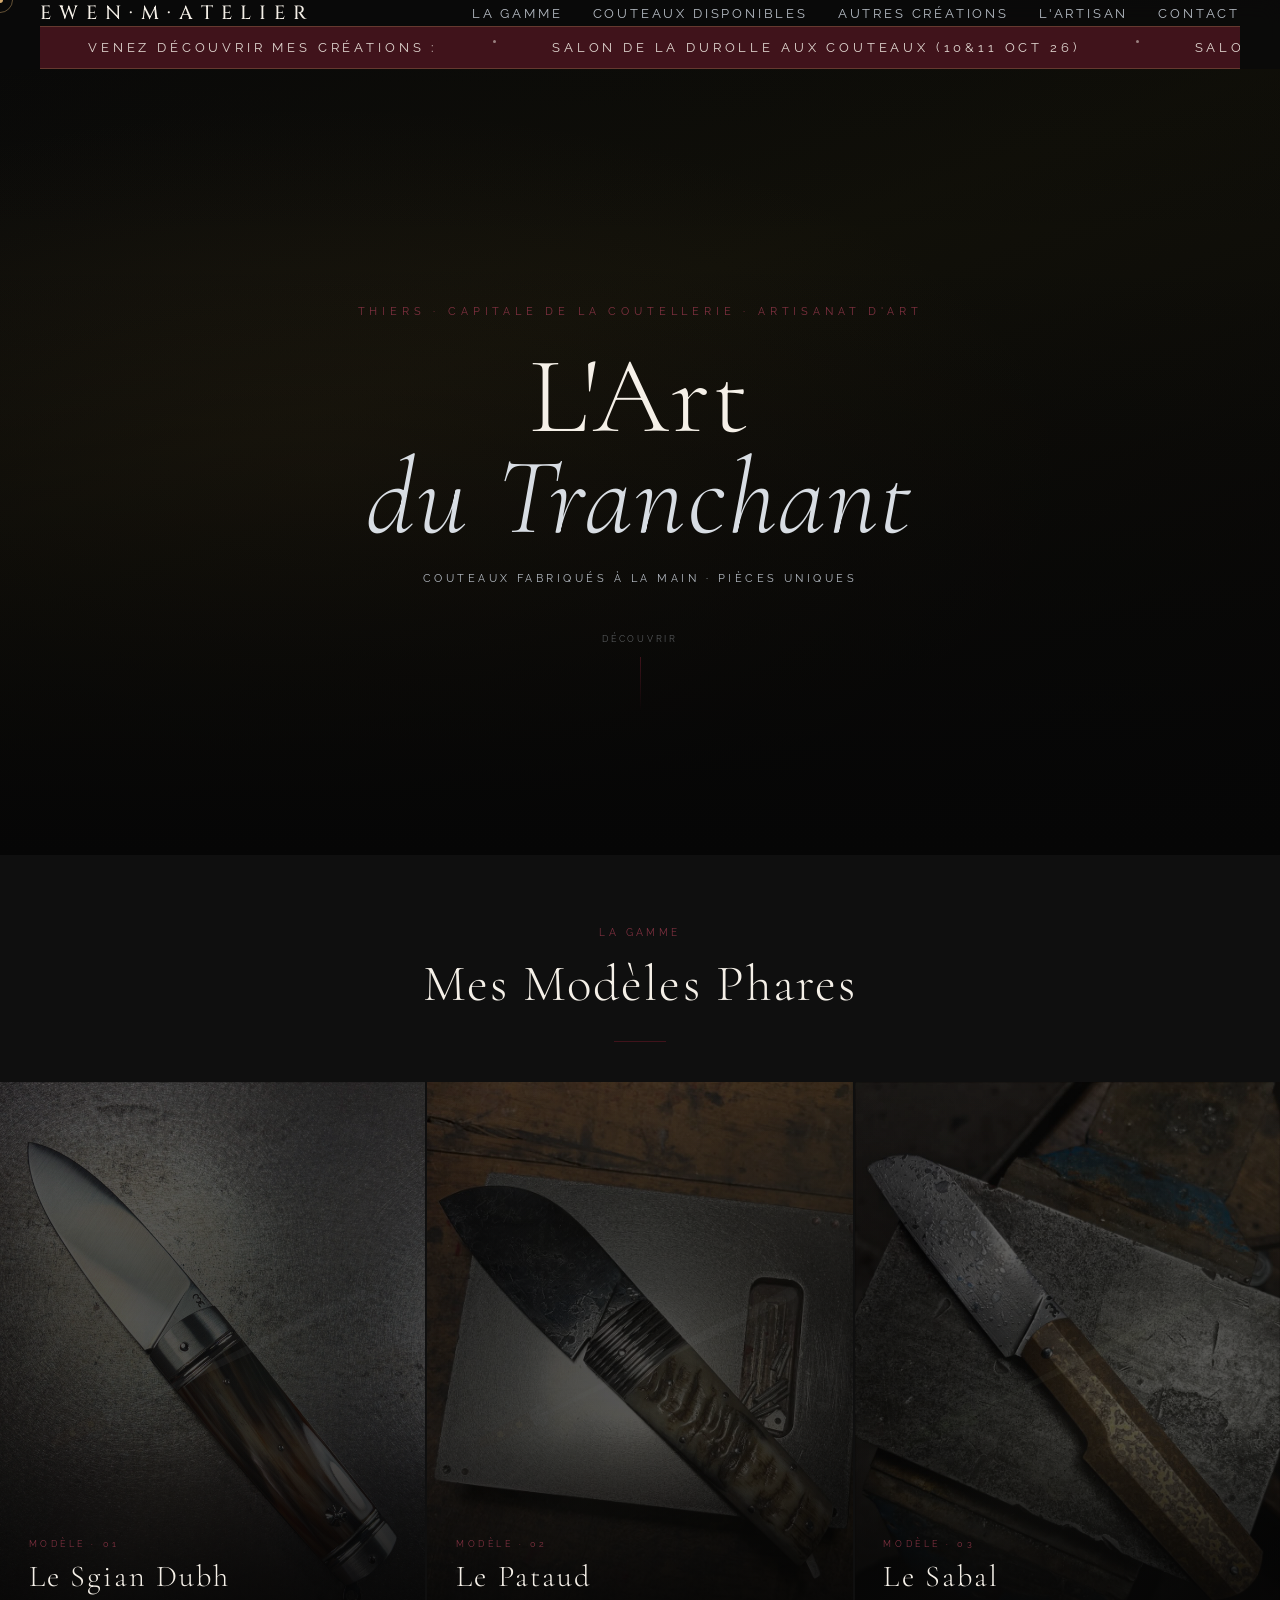
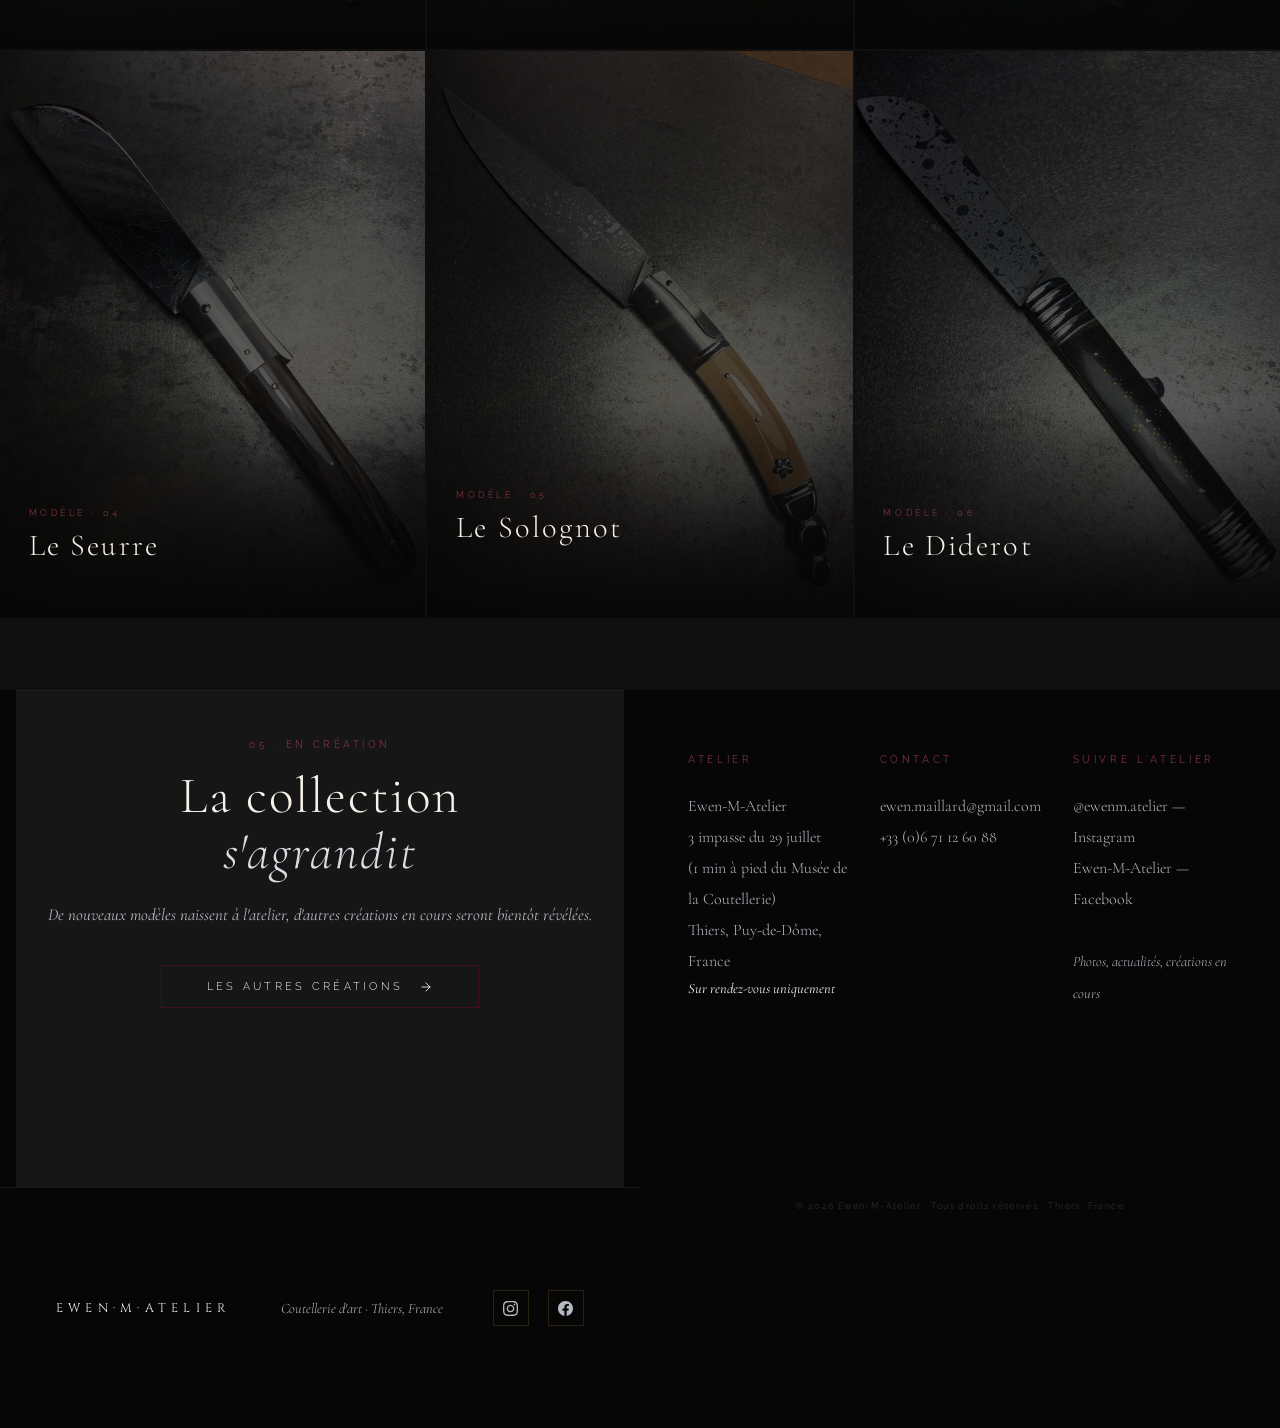
<file: index.html>
<!DOCTYPE html>
<html lang="fr">
<!--
  =====================================================
  index.html — Page d'accueil
  Ewen-M-Atelier · Coutellerie d'Art · Thiers
  =====================================================
  CSS chargés (dans l'ordre) :
    1. base.css    → styles communs à tout le site
    2. index.css   → styles propres à cette page
  JS chargé en fin de page :
    1. main.js     → curseur, loader, nav, reveal
  =====================================================
-->
<head>
  <meta charset="UTF-8">
  <meta name="viewport" content="width=device-width, initial-scale=1.0">
  <title>Ewen-M-Atelier — Coutellerie d'Art · Thiers</title>
  <meta name="description" content="Couteaux d'art fabriqués à la main à Thiers. Pièces uniques, artisanales.">

  <!-- Polices Google Fonts -->
  <link rel="preconnect" href="https://fonts.googleapis.com">
  <link rel="preconnect" href="https://fonts.gstatic.com" crossorigin>
  <link href="https://fonts.googleapis.com/css2?family=Cormorant+Garamond:ital,wght@0,300;0,400;0,500;1,300;1,400;1,500&family=Cinzel:wght@400;500&family=Raleway:wght@200;300;400&display=swap" rel="stylesheet">

  <!-- Feuilles de style -->
  <link rel="stylesheet" href="css/base.css">   <!-- styles communs -->
  <link rel="stylesheet" href="css/index.css">  <!-- styles de cette page -->
</head>
<body>

  <!-- ================================================
       CURSEUR PERSONNALISÉ
       Deux <div> vides positionnés par JavaScript.
       #cur   = le point central
       #curR  = l'anneau qui suit avec retard
  ================================================ -->
  <div id="cur"  class="cur"></div>
  <div id="curR" class="cur-ring"></div>

  <!-- ================================================
       ÉCRAN DE CHARGEMENT (LOADER)
       Recouvre toute la page au démarrage.
       main.js le masque après 2,1 secondes.
  ================================================ -->
  <div id="loader">
    <div class="ld-logo">EWEN·M·ATELIER</div>
    <div class="ld-bar"></div>
  </div>

  <!-- ================================================
       NAVIGATION PRINCIPALE
       id="nav" → main.js ajoute la classe "on" au défilement
  ================================================ -->
  <nav id="nav">
    <a href="index.html" class="nav-logo">
      EWEN·M·ATELIER
    </a>
    
    <ul class="nav-links">
      <li><a href="#modeles">La Gamme</a></li>
      <li><a href="couteaux-disponibles.html">Couteaux Disponibles</a></li>
      <li><a href="autres-modeles.html">Autres Créations</a></li>
      <li><a href="#artisan">L'Artisan</a></li>
      <li><a href="#contact">Contact</a></li>
      <!--li><a href="personnalisation.html">Personnalisation</a></li-->
    </ul>

    <!-- ================================================
       MARQUEE — Bandeau de texte défilant en boucle
  ================================================ -->
  <div class="marquee" aria-hidden="true">
    <div class="mq-track">
      <!-- Le texte est dupliqué pour un défilement continu sans saut -->
      <span class="mq-item">Venez découvrir mes créations : </span><span class="mq-dot"></span>
      <span class="mq-item">Salon de la Durolle aux couteaux (10&11 Oct 26)</span><span class="mq-dot"></span>
      <span class="mq-item">Salon du couteau d'art d'Annecy (29 Nov 26)</span><span class="mq-dot"></span>
      <span class="mq-item">Euro Knife Show (13&14 Fev 27)</span><span class="mq-dot"></span>
      <!-- Copie pour la boucle -->
      <span class="mq-item">Venez découvrir mes créations : </span><span class="mq-dot"></span>
      <span class="mq-item">Salon de la Durolle aux couteaux (10&11 Oct 26)</span><span class="mq-dot"></span>
      <span class="mq-item">Salon du couteau d'art d'Annecy (29 Nov 26)</span><span class="mq-dot"></span>
      <span class="mq-item">Euro Knife Show (13&14 Fev 27)</span><span class="mq-dot"></span>
    </div>
  </div>
  </nav>

  

  <!-- ================================================
       HERO — Section d'entrée plein écran
  ================================================ -->
  <section class="hero">

    <!-- Fond atmosphérique : dégradé + halos -->
    <div class="hero-bg"></div>

    <!-- Couteau SVG en filigrane (quasi-invisible, décoratif) -->
    <!--svg class="hero-knife" viewBox="0 0 700 130" xmlns="http://www.w3.org/2000/svg" fill="none" aria-hidden="true">
      <defs>
        <linearGradient id="hblade" x1="0%" y1="0%" x2="100%" y2="0%">
          <stop offset="0%"  stop-color="#8a8e96"/>
          <stop offset="45%" stop-color="#c8ccd4"/>
          <stop offset="100%" stop-color="#a0a4ac"/>
        </linearGradient>
      </defs>
      <path d="M22 56 L130 51 L130 79 L22 76 Q14 72 14 66 Q14 60 22 56Z" fill="#5a3820"/>
      <circle cx="52" cy="65" r="5.5" fill="#c4a040"/><circle cx="52" cy="65" r="3" fill="#e0bc60"/>
      <circle cx="90" cy="64" r="5.5" fill="#c4a040"/><circle cx="90" cy="64" r="3" fill="#e0bc60"/>
      <path d="M128 45 L142 45 L142 85 L128 85 Q122 76 122 65 Q122 54 128 45Z" fill="#9aa0aa"/>
      <rect x="118" y="50" width="10" height="30" rx="1.5" fill="#888e98"/>
      <path d="M142 62 L660 46 Q685 57 660 68 L142 68Z" fill="url(#hblade)"/>
      <path d="M160 63 Q420 56 630 58" stroke="rgba(70,75,85,.9)" stroke-width="1.5"/>
    </svg>
  -->
    
    <!-- Texte centré du hero -->
    <div class="hero-content">
      <p class="hero-eyebrow">Thiers · Capitale de la Coutellerie · Artisanat d'Art</p>
      <h1 class="hero-title">L'Art<br><em>du Tranchant</em></h1>
      <p class="hero-sub">Couteaux fabriqués à la main · Pièces uniques</p>
      <!-- Indicateur de défilement -->
      <div class="hero-scroll">
        <span class="scroll-txt">Découvrir</span>
        <div class="scroll-line"></div>
      </div>
    </div>

  </section>

  
  <!-- ================================================
       LES MODÈLES — Grille cliquable
       Chaque carte pointe vers la page du modèle.
       id="modeles" = ancre du lien de navigation
  ================================================ -->
  <section class="models" id="modeles">

    <div class="models-hd reveal">
      <span class="s-num">La Gamme</span>
      <h2 class="s-title">Mes Modèles Phares</h2>
      <div class="deco-line deco-center"></div>
    </div>

    <div class="models-grid">

      <!-- Modèle 01 : Le Sgian Dubh -->
      <a href="sgian-dubh.html" class="mcard">
        <div class="mcard-bg"></div>
        <!-- Couteau SVG en filigrane sur la carte -->
        <svg class="mcard-knife" viewBox="0 0 580 110" xmlns="http://www.w3.org/2000/svg" fill="none" aria-hidden="true">
          <defs><linearGradient id="b1" x1="0%" y1="0%" x2="100%" y2="0%"><stop offset="0%" stop-color="#8a8e96"/><stop offset="50%" stop-color="#d0d4dc"/><stop offset="100%" stop-color="#9ca0a8"/></linearGradient></defs>
          <path d="M20 50 L115 46 L115 72 L20 68 Q12 64 12 59 Q12 54 20 50Z" fill="#4a2e18"/>
          <circle cx="48" cy="59" r="5" fill="#c4a040"/><circle cx="48" cy="59" r="2.5" fill="#e0bc60"/>
          <circle cx="80" cy="58" r="5" fill="#c4a040"/><circle cx="80" cy="58" r="2.5" fill="#e0bc60"/>
          <path d="M113 41 L126 41 L126 77 L113 77 Q108 68 108 59 Q108 50 113 41Z" fill="#9aa0aa"/>
          <rect x="104" y="46" width="9" height="26" rx="1.5" fill="#888e98"/>
          <path d="M126 57 L545 44 Q565 53 543 62 L126 63Z" fill="url(#b1)"/>
        </svg>
        <div class="mcard-ov"></div>
        <!-- Flèche → apparaît au survol -->
        <div class="mcard-arr" aria-hidden="true">
          <svg viewBox="0 0 24 24"><path d="M5 12h14M12 5l7 7-7 7" stroke-linecap="round" stroke-linejoin="round"/></svg>
        </div>
        <div class="mcard-content">
          <span class="mcard-tag">Modèle · 01</span>
          <div class="mcard-name">Le Sgian Dubh</div>
          <div class="mcard-desc">Lame à forte personnalité, pour les esprits affûtés</div>
        </div>
      </a>

      <!-- Modèle 02 : Le Pataud -->
      <a href="pataud.html" class="mcard">
        <div class="mcard-bg"></div>
        <svg class="mcard-knife" viewBox="0 0 600 110" xmlns="http://www.w3.org/2000/svg" fill="none" aria-hidden="true">
          <defs><linearGradient id="b2" x1="0%" y1="0%" x2="100%" y2="0%"><stop offset="0%" stop-color="#7a8088"/><stop offset="50%" stop-color="#c8ccca"/><stop offset="100%" stop-color="#9098a0"/></linearGradient></defs>
          <path d="M20 52 L118 47 L118 74 L20 70 Q12 66 12 61 Q12 56 20 52Z" fill="#3a2410"/>
          <circle cx="50" cy="61" r="5" fill="#b8953a"/><circle cx="50" cy="61" r="2.5" fill="#d4ae58"/>
          <circle cx="84" cy="60" r="5" fill="#b8953a"/><circle cx="84" cy="60" r="2.5" fill="#d4ae58"/>
          <path d="M116 42 L130 42 L130 79 L116 79 Q111 70 111 60 Q111 51 116 42Z" fill="#8a9098"/>
          <rect x="106" y="47" width="10" height="26" rx="1.5" fill="#808890"/>
          <path d="M130 59 L570 43 Q592 52 568 63 L130 64Z" fill="url(#b2)"/>
          <path d="M560 45 Q592 52 568 63 L560 55Z" fill="#a8acb4"/>
        </svg>
        <div class="mcard-ov"></div>
        <div class="mcard-arr" aria-hidden="true">
          <svg viewBox="0 0 24 24"><path d="M5 12h14M12 5l7 7-7 7" stroke-linecap="round" stroke-linejoin="round"/></svg>
        </div>
        <div class="mcard-content">
          <span class="mcard-tag">Modèle · 02</span>
          <div class="mcard-name">Le Pataud</div>
          <div class="mcard-desc">Epure contemporaine, minimalisme brut</div>
        </div>
      </a>

      <!-- Modèle 03 : Le Sabal -->
      <a href="sabal.html" class="mcard">
        <div class="mcard-bg"></div>
        <svg class="mcard-knife" viewBox="0 0 560 110" xmlns="http://www.w3.org/2000/svg" fill="none" aria-hidden="true">
          <defs><linearGradient id="b3" x1="0%" y1="0%" x2="100%" y2="0%"><stop offset="0%" stop-color="#7a8870"/><stop offset="50%" stop-color="#b8c4a0"/><stop offset="100%" stop-color="#909e80"/></linearGradient></defs>
          <path d="M20 51 L112 47 L112 73 L20 69 Q12 65 12 60 Q12 55 20 51Z" fill="#2a3818"/>
          <circle cx="48" cy="60" r="5" fill="#4a6a2a"/><circle cx="48" cy="60" r="2.5" fill="#6a9040"/>
          <circle cx="78" cy="59" r="5" fill="#4a6a2a"/><circle cx="78" cy="59" r="2.5" fill="#6a9040"/>
          <path d="M110 43 L124 43 L124 77 L110 77 Q105 68 105 60 Q105 52 110 43Z" fill="#5a7040"/>
          <rect x="100" y="48" width="10" height="24" rx="1.5" fill="#4e6038"/>
          <path d="M124 58 L530 43 Q552 53 528 63 L124 63Z" fill="url(#b3)"/>
        </svg>
        <div class="mcard-ov"></div>
        <div class="mcard-arr" aria-hidden="true">
          <svg viewBox="0 0 24 24"><path d="M5 12h14M12 5l7 7-7 7" stroke-linecap="round" stroke-linejoin="round"/></svg>
        </div>
        <div class="mcard-content">
          <span class="mcard-tag">Modèle · 03</span>
          <div class="mcard-name">Le Sabal</div>
          <div class="mcard-desc">Hommage à la résilience naturelle</div>
        </div>
      </a>

      <!-- Modèle 04 : Le Seurre -->
      <a href="seurre.html" class="mcard">
        <div class="mcard-bg"></div>
        <svg class="mcard-knife" viewBox="0 0 560 110" xmlns="http://www.w3.org/2000/svg" fill="none" aria-hidden="true">
          <defs><linearGradient id="b3" x1="0%" y1="0%" x2="100%" y2="0%"><stop offset="0%" stop-color="#7a8870"/><stop offset="50%" stop-color="#b8c4a0"/><stop offset="100%" stop-color="#909e80"/></linearGradient></defs>
          <path d="M20 51 L112 47 L112 73 L20 69 Q12 65 12 60 Q12 55 20 51Z" fill="#2a3818"/>
          <circle cx="48" cy="60" r="5" fill="#4a6a2a"/><circle cx="48" cy="60" r="2.5" fill="#6a9040"/>
          <circle cx="78" cy="59" r="5" fill="#4a6a2a"/><circle cx="78" cy="59" r="2.5" fill="#6a9040"/>
          <path d="M110 43 L124 43 L124 77 L110 77 Q105 68 105 60 Q105 52 110 43Z" fill="#5a7040"/>
          <rect x="100" y="48" width="10" height="24" rx="1.5" fill="#4e6038"/>
          <path d="M124 58 L530 43 Q552 53 528 63 L124 63Z" fill="url(#b3)"/>
        </svg>
        <div class="mcard-ov"></div>
        <div class="mcard-arr" aria-hidden="true">
          <svg viewBox="0 0 24 24"><path d="M5 12h14M12 5l7 7-7 7" stroke-linecap="round" stroke-linejoin="round"/></svg>
        </div>
        <div class="mcard-content">
          <span class="mcard-tag">Modèle · 04</span>
          <div class="mcard-name">Le Seurre</div>
          <div class="mcard-desc">Ma réinterprétation du modèle traditionnel bourgignon</div>
        </div>
      </a>

      <!-- Modèle 05 : Le Solognot -->
      <a href="solognot.html" class="mcard">
        <div class="mcard-bg"></div>
        <svg class="mcard-knife" viewBox="0 0 560 110" xmlns="http://www.w3.org/2000/svg" fill="none" aria-hidden="true">
          <defs><linearGradient id="b3" x1="0%" y1="0%" x2="100%" y2="0%"><stop offset="0%" stop-color="#7a8870"/><stop offset="50%" stop-color="#b8c4a0"/><stop offset="100%" stop-color="#909e80"/></linearGradient></defs>
          <path d="M20 51 L112 47 L112 73 L20 69 Q12 65 12 60 Q12 55 20 51Z" fill="#2a3818"/>
          <circle cx="48" cy="60" r="5" fill="#4a6a2a"/><circle cx="48" cy="60" r="2.5" fill="#6a9040"/>
          <circle cx="78" cy="59" r="5" fill="#4a6a2a"/><circle cx="78" cy="59" r="2.5" fill="#6a9040"/>
          <path d="M110 43 L124 43 L124 77 L110 77 Q105 68 105 60 Q105 52 110 43Z" fill="#5a7040"/>
          <rect x="100" y="48" width="10" height="24" rx="1.5" fill="#4e6038"/>
          <path d="M124 58 L530 43 Q552 53 528 63 L124 63Z" fill="url(#b3)"/>
        </svg>
        <div class="mcard-ov"></div>
        <div class="mcard-arr" aria-hidden="true">
          <svg viewBox="0 0 24 24"><path d="M5 12h14M12 5l7 7-7 7" stroke-linecap="round" stroke-linejoin="round"/></svg>
        </div>
        <div class="mcard-content">
          <span class="mcard-tag">Modèle · 05</span>
          <div class="mcard-name">Le Solognot</div>
          <div class="mcard-desc">Ma réinterprétation du Châtellerault Solognot traditionnel du XIXe siècle</div>
        </div>
      </a>

      <!-- Modèle 06 : Le Diderot -->
      <a href="diderot.html" class="mcard">
        <div class="mcard-bg"></div>
        <svg class="mcard-knife" viewBox="0 0 560 110" xmlns="http://www.w3.org/2000/svg" fill="none" aria-hidden="true">
          <defs><linearGradient id="b3" x1="0%" y1="0%" x2="100%" y2="0%"><stop offset="0%" stop-color="#7a8870"/><stop offset="50%" stop-color="#b8c4a0"/><stop offset="100%" stop-color="#909e80"/></linearGradient></defs>
          <path d="M20 51 L112 47 L112 73 L20 69 Q12 65 12 60 Q12 55 20 51Z" fill="#2a3818"/>
          <circle cx="48" cy="60" r="5" fill="#4a6a2a"/><circle cx="48" cy="60" r="2.5" fill="#6a9040"/>
          <circle cx="78" cy="59" r="5" fill="#4a6a2a"/><circle cx="78" cy="59" r="2.5" fill="#6a9040"/>
          <path d="M110 43 L124 43 L124 77 L110 77 Q105 68 105 60 Q105 52 110 43Z" fill="#5a7040"/>
          <rect x="100" y="48" width="10" height="24" rx="1.5" fill="#4e6038"/>
          <path d="M124 58 L530 43 Q552 53 528 63 L124 63Z" fill="url(#b3)"/>
        </svg>
        <div class="mcard-ov"></div>
        <div class="mcard-arr" aria-hidden="true">
          <svg viewBox="0 0 24 24"><path d="M5 12h14M12 5l7 7-7 7" stroke-linecap="round" stroke-linejoin="round"/></svg>
        </div>
        <div class="mcard-content">
          <span class="mcard-tag">Modèle · 06</span>
          <div class="mcard-name">Le Diderot</div>
          <div class="mcard-desc">Ma réinterprétation du couteau hommage au célèbre encyclopédiste</div>
        </div>
      </a>

    </div>
  </section>

  <!-- ================================================
       L'ATELIER — Présentation + image atmosphérique
  ================================================ -->
  <section class="atelier">

    <!-- Colonne texte -->
    <!--div class="atelier-txt reveal">
      <span class="s-num">02 · L'Atelier</span>
      <h2 class="s-title">Thiers,<br><em>au cœur du métal</em></h2>
      <div class="deco-line"></div>
      <p>À Thiers, <span class="hl">capitale française de la coutellerie depuis le Moyen Âge</span>, l'art de façonner le métal se transmet de génération en génération. C'est dans ce berceau de l'excellence que l'atelier Ewen-M prend racine.</p>
      <p>Chaque couteau naît d'un dialogue entre <span class="hl">le feu, l'acier et la main</span>. Du choix du métal brut à la dernière finition du manche, chaque geste est réfléchi.</p>
      <div class="atelier-facts">
        <div class="fact"><div class="fact-dot"></div><span class="fact-txt">Artisanat d'art à Thiers, Puy-de-Dôme</span></div>
        <div class="fact"><div class="fact-dot"></div><span class="fact-txt">Pièces uniques — fabrication sur commande</span></div>
        <div class="fact"><div class="fact-dot"></div><span class="fact-txt">Trempé, affiné et poli dans l'atelier</span></div>
      </div>
    </div>

    <!-- Colonne image : fond atelier animé
         → Remplacer par une vraie photo :
         <img src="images/atelier.jpg" alt="Atelier de coutellerie à Thiers"> -->
    <!--div class="atelier-img">
      <div class="forge"></div><!-- lueur animée -->
      <!--span class="atelier-img-lbl">Atelier de coutellerie · Thiers, Puy-de-Dôme</span>
    </div>

  </section>

  <!-- ================================================
       L'ARTISAN — Portrait et biographie
       id="artisan" = ancre du lien de navigation
  ================================================ -->
  <!--section class="artisan" id="artisan">
    <div class="artisan-inner">

      <!-- Portrait : remplacer le fond par une vraie photo
           <img src="images/ewen-portrait.jpg" alt="Ewen, maître coutelier"> -->
      <!--div class="artisan-portrait reveal">
        <span class="portrait-lbl">Ewen · Maître Coutelier</span>
      </div>

      <!-- Séparateur vertical -->
      <!--div class="artisan-div" aria-hidden="true"></div>

      <!-- Texte biographie -->
      <!--div class="artisan-txt reveal r2">
        <span class="s-num">03 · L'Artisan</span>
        <blockquote class="artisan-quote">
          Fabriquer un couteau, c'est donner une âme au métal. Chaque pièce porte en elle l'empreinte de la main qui l'a créée.
        </blockquote>
        <p class="artisan-bio">Passionné de couteaux depuis son adolescence, formé dans la tradition thiernoise, Ewen a décidé de consacrer sa vie à la coutellerie d'art. Après avoir perfectionné son geste dans plusieurs ateliers thiernois renommés, il a créé son propre atelier de coutellerie où chaque lame est une signature.</p>
        <p class="artisan-bio" style="margin-top:1.1rem">Sa philosophie :  concevoir des mécanismes parfaitement ajustés alliés à une esthétique contemporaine. Chaque couteau est à la fois outil de précision et objet de collection.</p>
        <div class="artisan-sig">Ewen</div>
      </div>

    </div>
  </section>

  <!-- ================================================
       TEASER PERSONNALISATION
  ================================================ -->
  <!--section class="perso">
    <div class="perso-inner">

      <!-- Image gauche -->
      <!--div class="perso-img">
        <svg class="perso-img-knife" viewBox="0 0 600 110" xmlns="http://www.w3.org/2000/svg" fill="none" aria-hidden="true">
          <defs><linearGradient id="pb" x1="0%" y1="0%" x2="100%" y2="0%"><stop offset="0%" stop-color="#6a7070"/><stop offset="50%" stop-color="#b8bcc0"/><stop offset="100%" stop-color="#8090a0"/></linearGradient></defs>
          <path d="M20 52 L118 47 L118 73 L20 69 Q12 65 12 60 Q12 55 20 52Z" fill="#5a3820"/>
          <circle cx="50" cy="60" r="5" fill="#a07030"/><circle cx="50" cy="60" r="2.5" fill="#c09050"/>
          <circle cx="84" cy="59" r="5" fill="#a07030"/><circle cx="84" cy="59" r="2.5" fill="#c09050"/>
          <path d="M116 42 L130 42 L130 79 L116 79 Q111 70 111 60 Q111 51 116 42Z" fill="#907850"/>
          <rect x="106" y="47" width="10" height="26" rx="1.5" fill="#806840"/>
          <path d="M130 59 L565 43 Q588 52 563 63 L130 64Z" fill="url(#pb)"/>
        </svg>
      </div>

      <!-- Texte droite -->
      <!--div class="perso-txt reveal">
        <span class="s-num">04 · Sur Mesure</span>
        <h2 class="s-title">Chaque couteau<br><em>est unique</em></h2>
        <div class="deco-line"></div>
        <p>Du choix de l'acier à la finition du manche, chaque paramètre peut être personnalisé. Aciers exotiques, bois précieux, mitres bronze ou damas, ressort guilloché — votre sensibilité est l'unique limite.</p>
        <a href="personnalisation.html" class="btn">
          Explorer les personnalisations
          <svg viewBox="0 0 24 24"><path d="M5 12h14M12 5l7 7-7 7" stroke-linecap="round" stroke-linejoin="round"/></svg>
        </a>
      </div>

    </div>
  </section-->

  <!-- ================================================
       TEASER AUTRES CRÉATIONS
  ================================================ -->
  <section class="autres-teaser">
    <div class="reveal">
      <span class="s-num" style="text-align:center;display:block">05 · En Création</span>
      <h2 class="s-title">La collection<br><em>s'agrandit</em></h2>
      <p>De nouveaux modèles naissent à l'atelier, d'autres créations en cours seront bientôt révélées.</p>
      <a href="autres-modeles.html" class="btn">
        Les autres créations
        <svg viewBox="0 0 24 24"><path d="M5 12h14M12 5l7 7-7 7" stroke-linecap="round" stroke-linejoin="round"/></svg>
      </a>
    </div>
  </section>

  <!-- ================================================
       CONTACT — 3 colonnes d'information
       id="contact" = ancre du lien de navigation
  ================================================ -->
  <section class="contact" id="contact">
    <div class="c-block reveal">
      <div class="c-block-title">Atelier</div>
      <p>Ewen-M-Atelier<br>3 impasse du 29 juillet<br>(1 min à pied du Musée de la Coutellerie)<br>Thiers, Puy-de-Dôme, France<br></p>
      <em style="font-style:italic;font-size:.9rem">Sur rendez-vous uniquement</em>
    </div>
    <div class="c-block reveal r1">
      <div class="c-block-title">Contact</div>
      <p>
        <a href="mailto:ewen.maillard@gmail.com">ewen.maillard@gmail.com</a><br>
        <a href="tel:+33671126088">+33 (0)6 71 12 60 88</a><br><br>
      </p>
    </div>
    <div class="c-block reveal r2">
      <div class="c-block-title">Suivre l'Atelier</div>
      <p>
        <a href="https://instagram.com/ewenm.atelier" target="_blank" rel="noopener">@ewenm.atelier</a> — Instagram<br>
        <a href="https://facebook.com/ewenmatelier" target="_blank" rel="noopener">Ewen-M-Atelier</a> — Facebook<br><br>
        <em style="font-style:italic;font-size:.9rem">Photos, actualités, créations en cours</em>
      </p>
    </div>
  </section>

  <!-- ================================================
       FOOTER
  ================================================ -->
  <footer>
    <div class="f-logo">EWEN·M·ATELIER</div>
    <div class="f-tag">Coutellerie d'art · Thiers, France</div>
    <div class="f-social">
      <a href="https://instagram.com/ewenm.atelier" target="_blank" rel="noopener" aria-label="Instagram">
        <svg viewBox="0 0 24 24"><path d="M12 2.163c3.204 0 3.584.012 4.85.07 3.252.148 4.771 1.691 4.919 4.919.058 1.265.069 1.645.069 4.849 0 3.205-.012 3.584-.069 4.849-.149 3.225-1.664 4.771-4.919 4.919-1.266.058-1.644.07-4.85.07-3.204 0-3.584-.012-4.849-.07-3.26-.149-4.771-1.699-4.919-4.92-.058-1.265-.07-1.644-.07-4.849 0-3.204.013-3.583.07-4.849.149-3.227 1.664-4.771 4.919-4.919 1.266-.057 1.645-.069 4.849-.069zm0-2.163c-3.259 0-3.667.014-4.947.072-4.358.2-6.78 2.618-6.98 6.98-.059 1.281-.073 1.689-.073 4.948 0 3.259.014 3.668.072 4.948.2 4.358 2.618 6.78 6.98 6.98 1.281.058 1.689.072 4.948.072 3.259 0 3.668-.014 4.948-.072 4.354-.2 6.782-2.618 6.979-6.98.059-1.28.073-1.689.073-4.948 0-3.259-.014-3.667-.072-4.947-.196-4.354-2.617-6.78-6.979-6.98-1.281-.059-1.69-.073-4.949-.073zm0 5.838c-3.403 0-6.162 2.759-6.162 6.162s2.759 6.163 6.162 6.163 6.162-2.759 6.162-6.163c0-3.403-2.759-6.162-6.162-6.162zm0 10.162c-2.209 0-4-1.79-4-4 0-2.209 1.791-4 4-4s4 1.791 4 4c0 2.21-1.791 4-4 4zm6.406-11.845c-.796 0-1.441.645-1.441 1.44s.645 1.44 1.441 1.44c.795 0 1.439-.645 1.439-1.44s-.644-1.44-1.439-1.44z"/></svg>
      </a>
      <a href="https://facebook.com/ewenmatelier" target="_blank" rel="noopener" aria-label="Facebook">
        <svg viewBox="0 0 24 24"><path d="M24 12.073c0-6.627-5.373-12-12-12s-12 5.373-12 12c0 5.99 4.388 10.954 10.125 11.854v-8.385H7.078v-3.47h3.047V9.43c0-3.007 1.792-4.669 4.533-4.669 1.312 0 2.686.235 2.686.235v2.953H15.83c-1.491 0-1.956.925-1.956 1.874v2.25h3.328l-.532 3.47h-2.796v8.385C19.612 23.027 24 18.062 24 12.073z"/></svg>
      </a>
    </div>
  </footer>
  <div class="f-copy">© 2026 Ewen-M-Atelier · Tous droits réservés · Thiers, France</div>

  <!-- Script commun (curseur, loader, nav, reveal) -->
  <script src="js/main.js"></script>

</body>
</html>
</file>
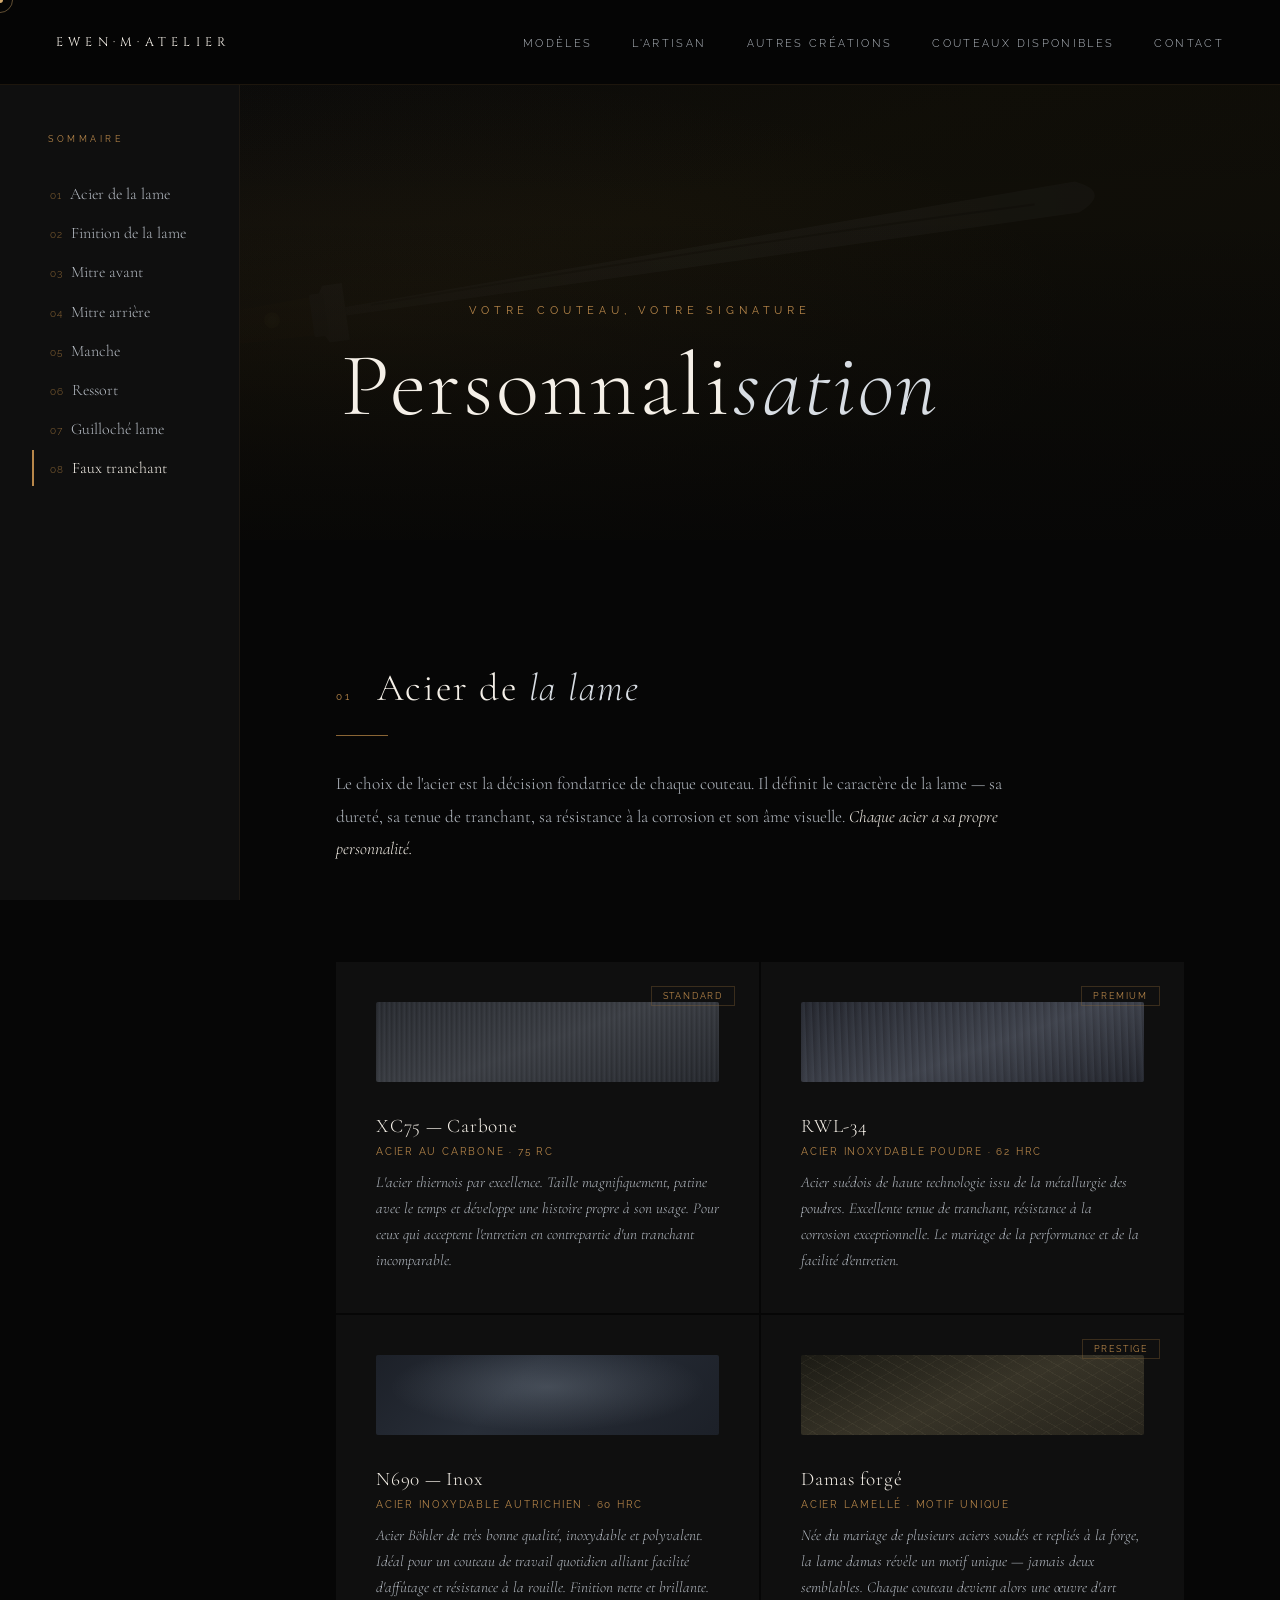
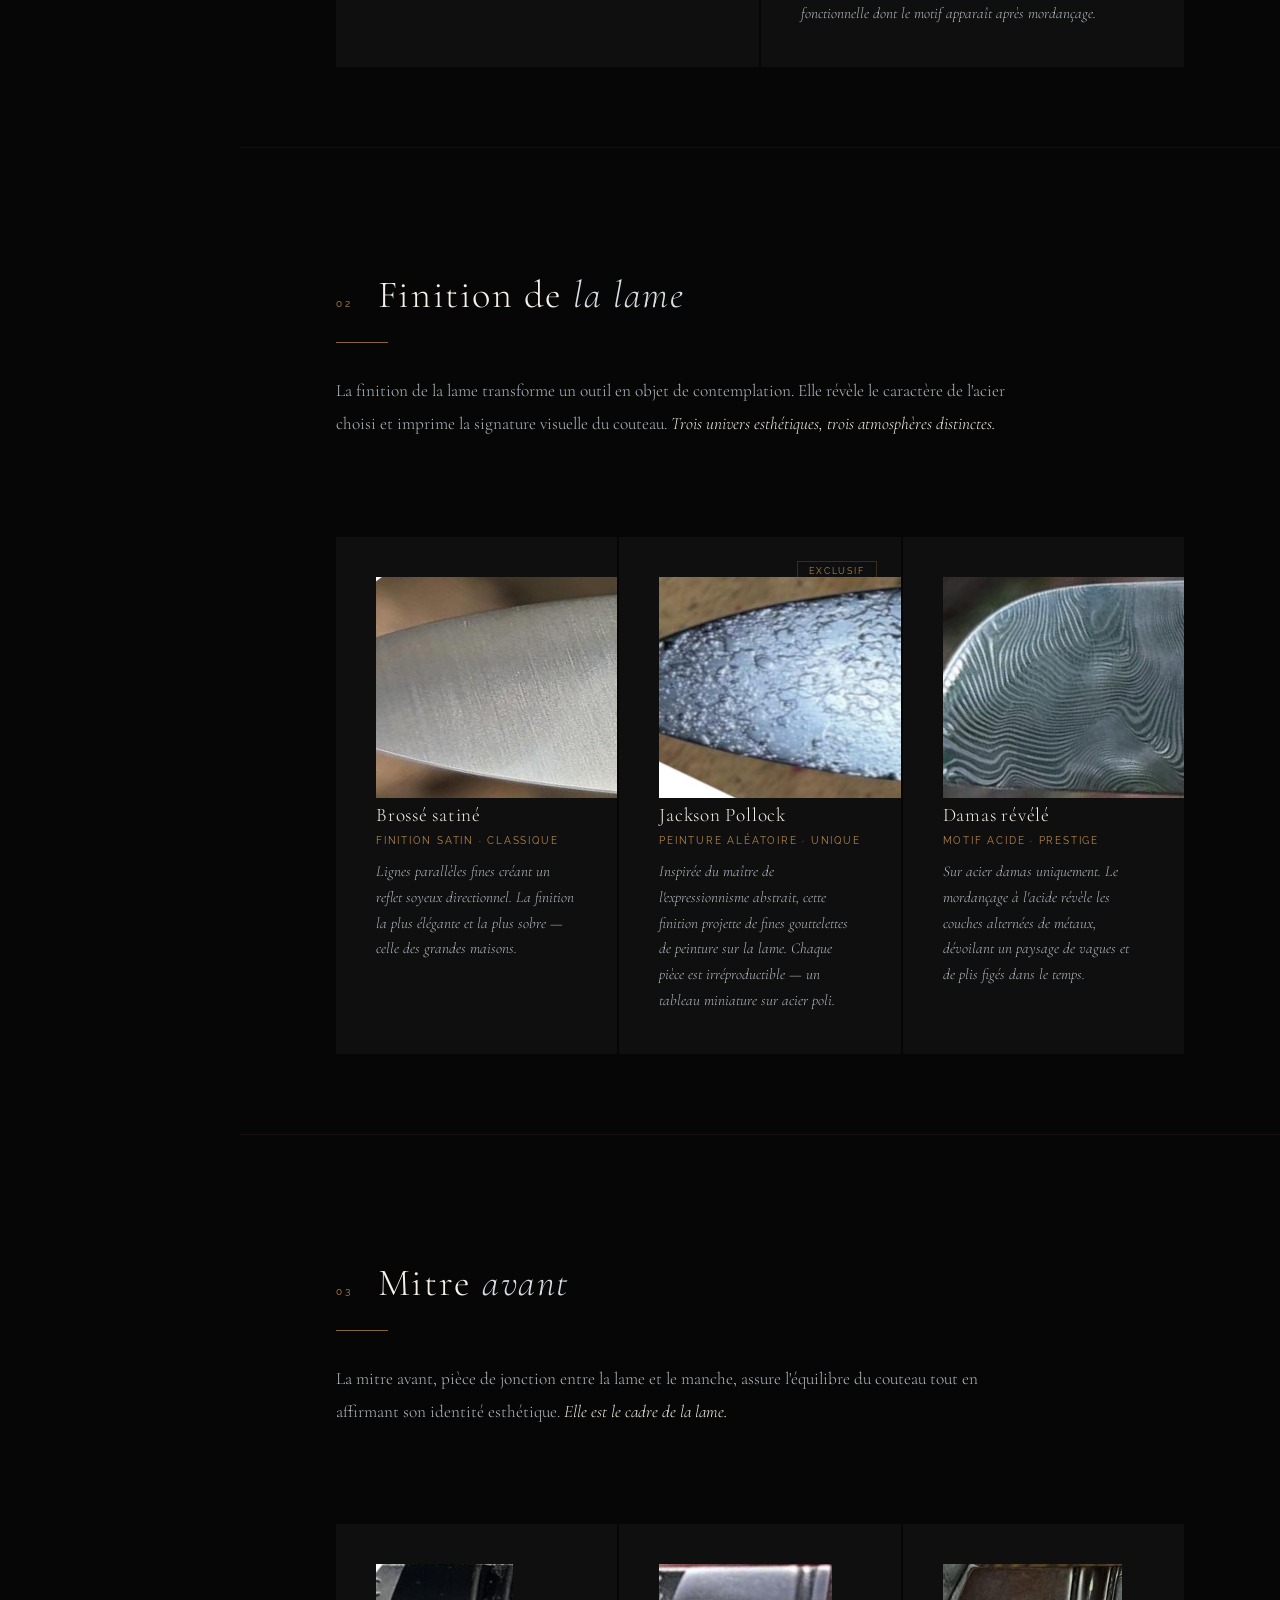
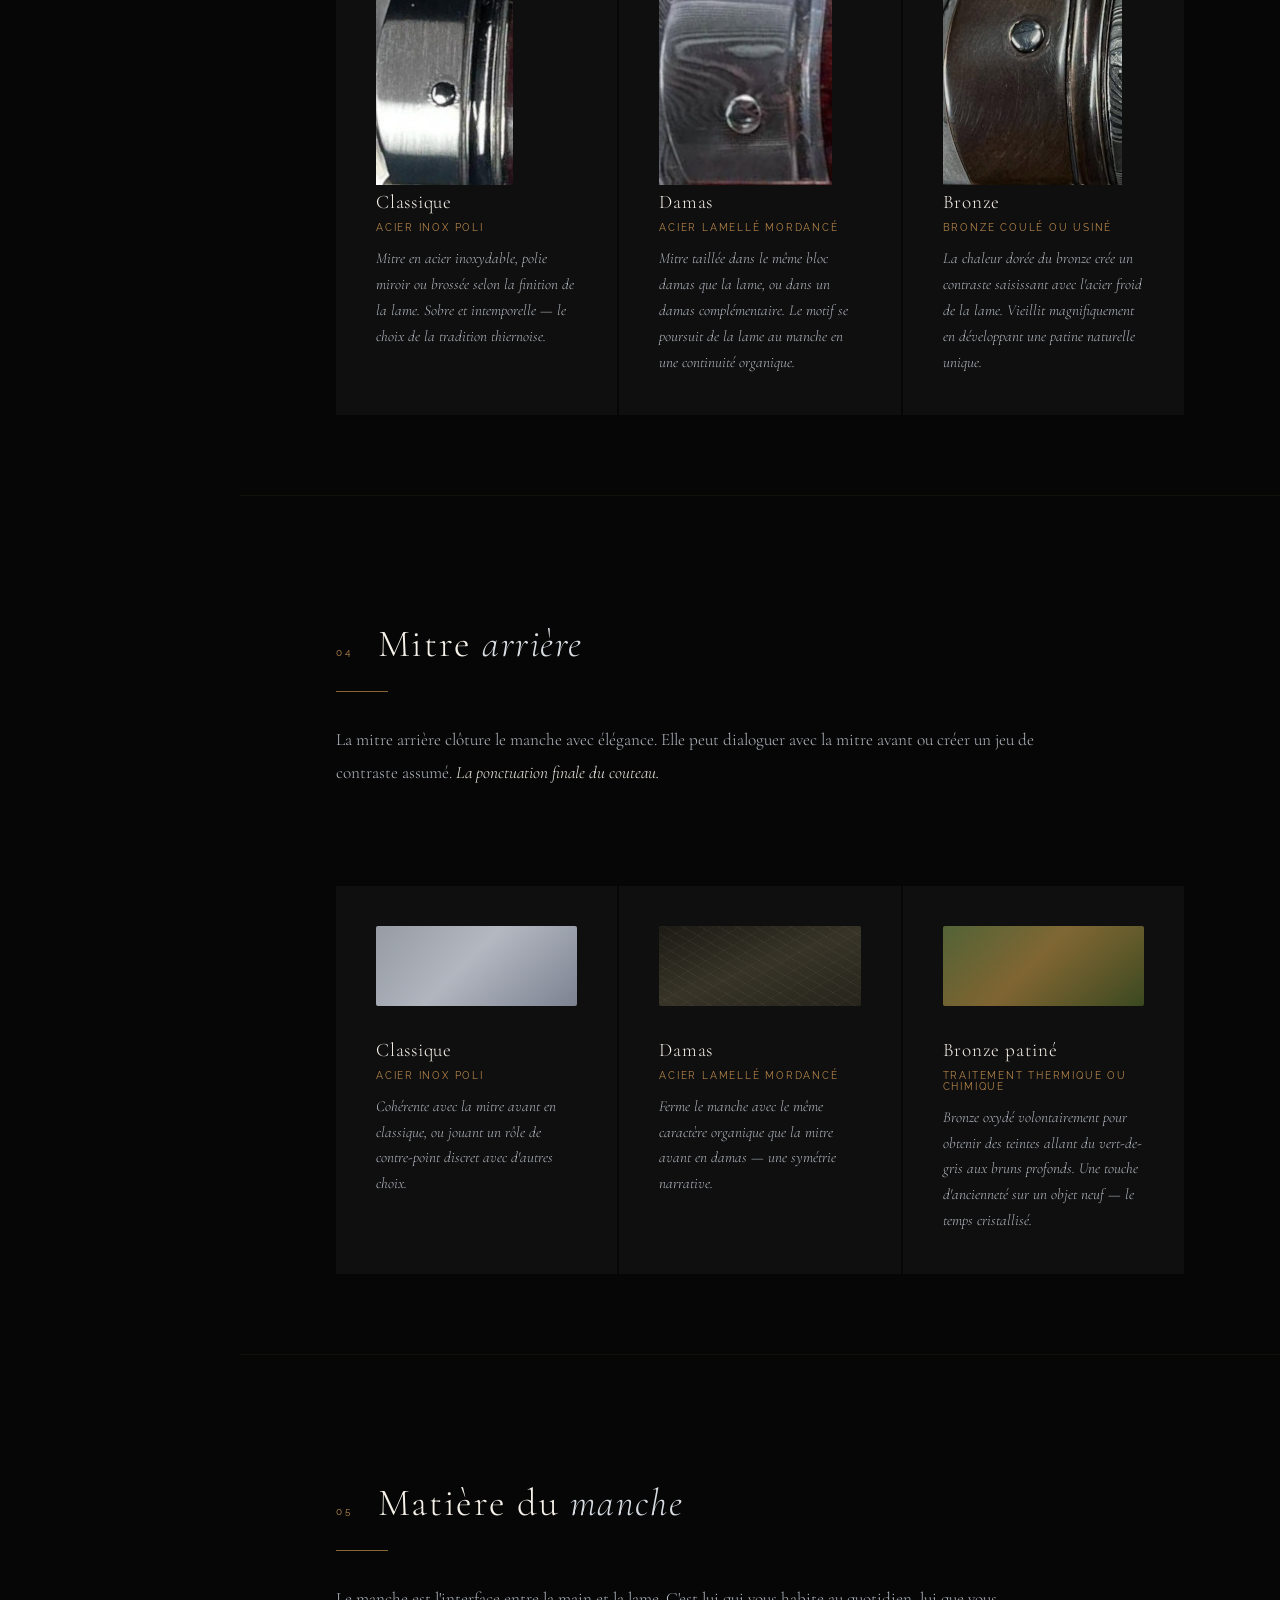
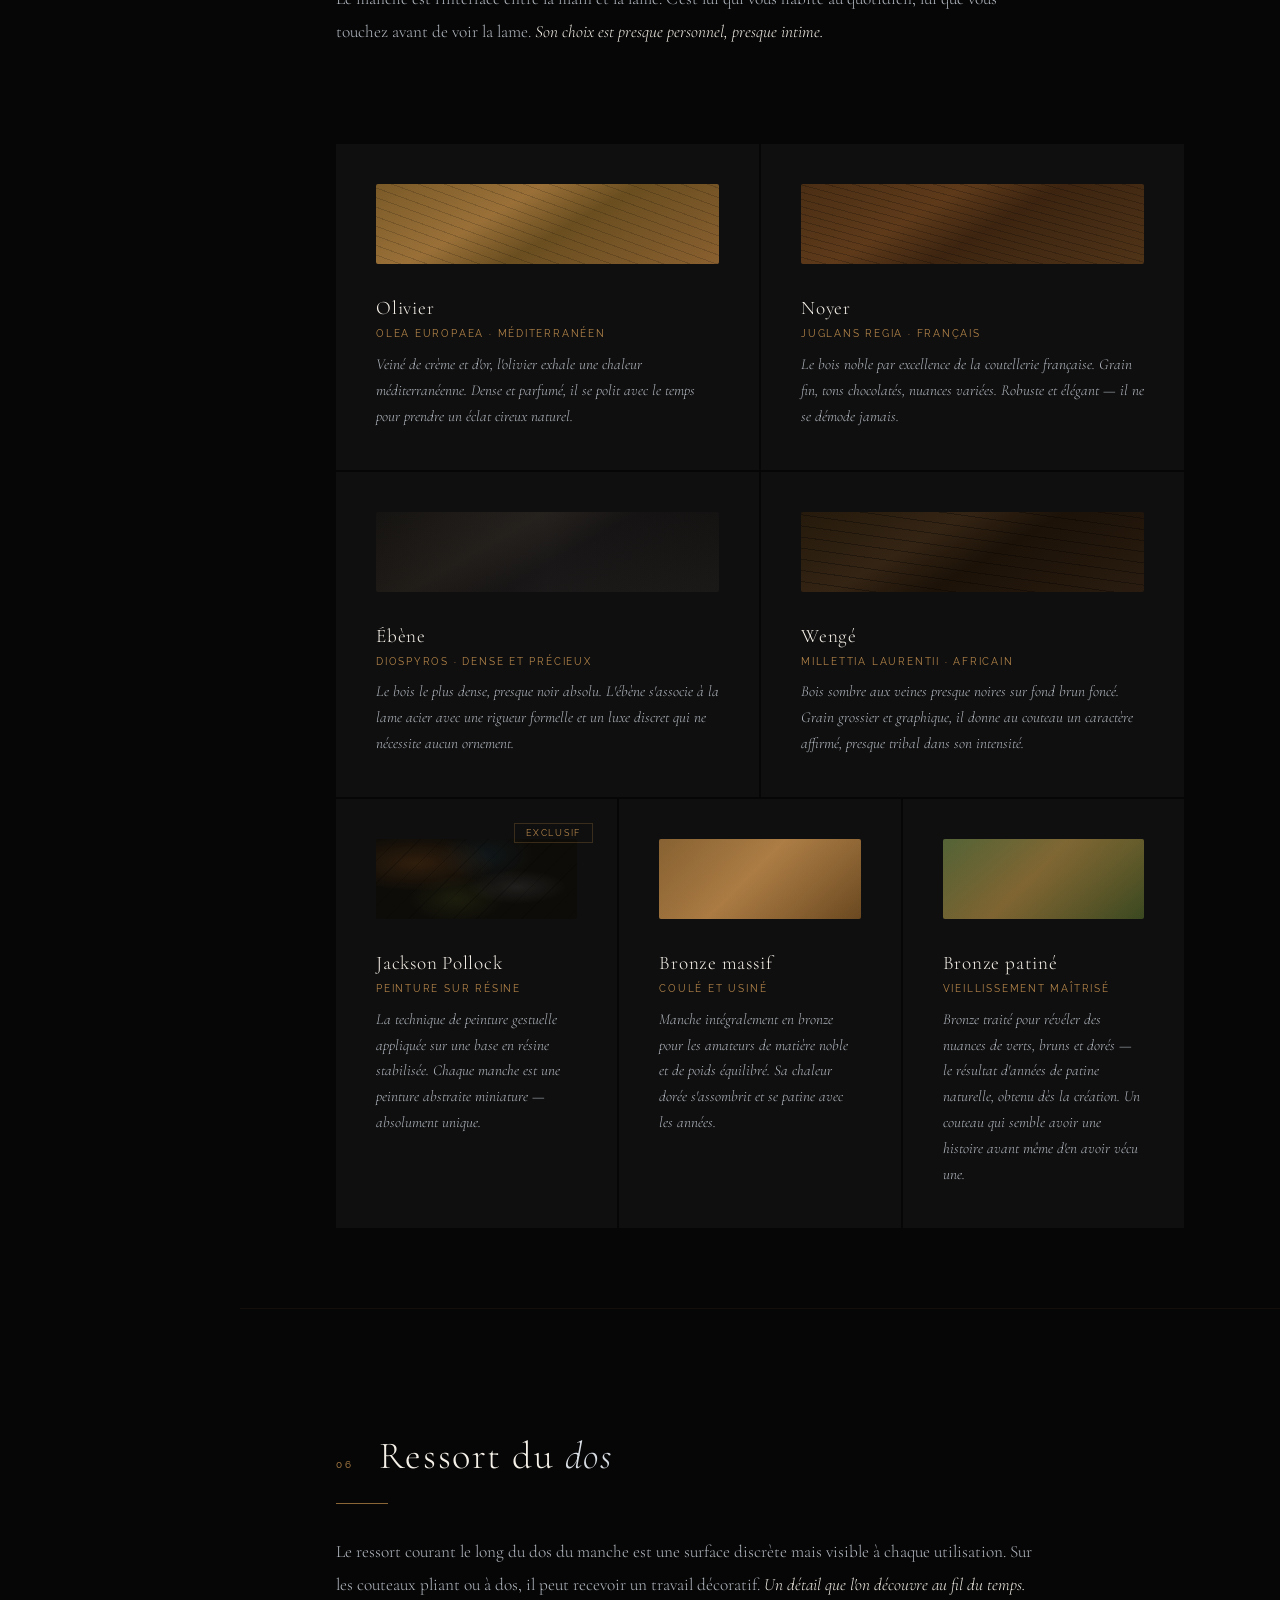
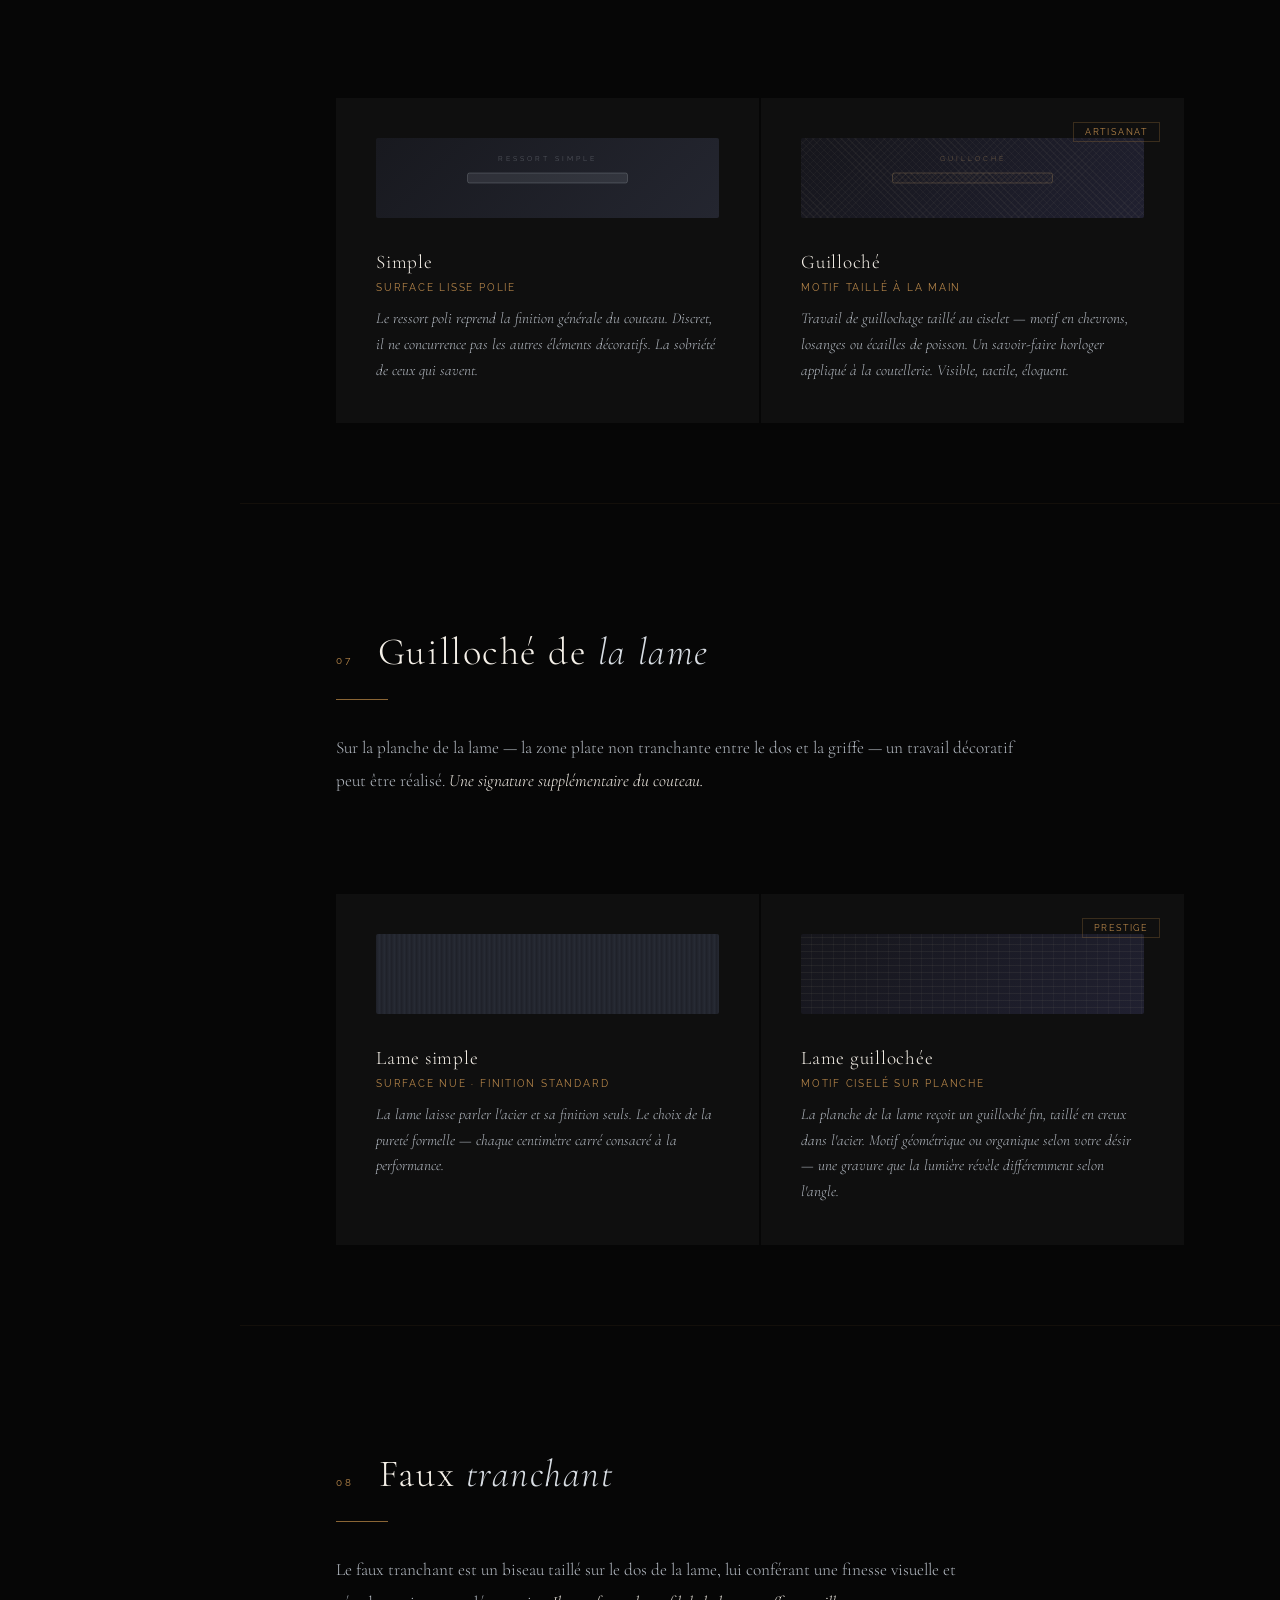
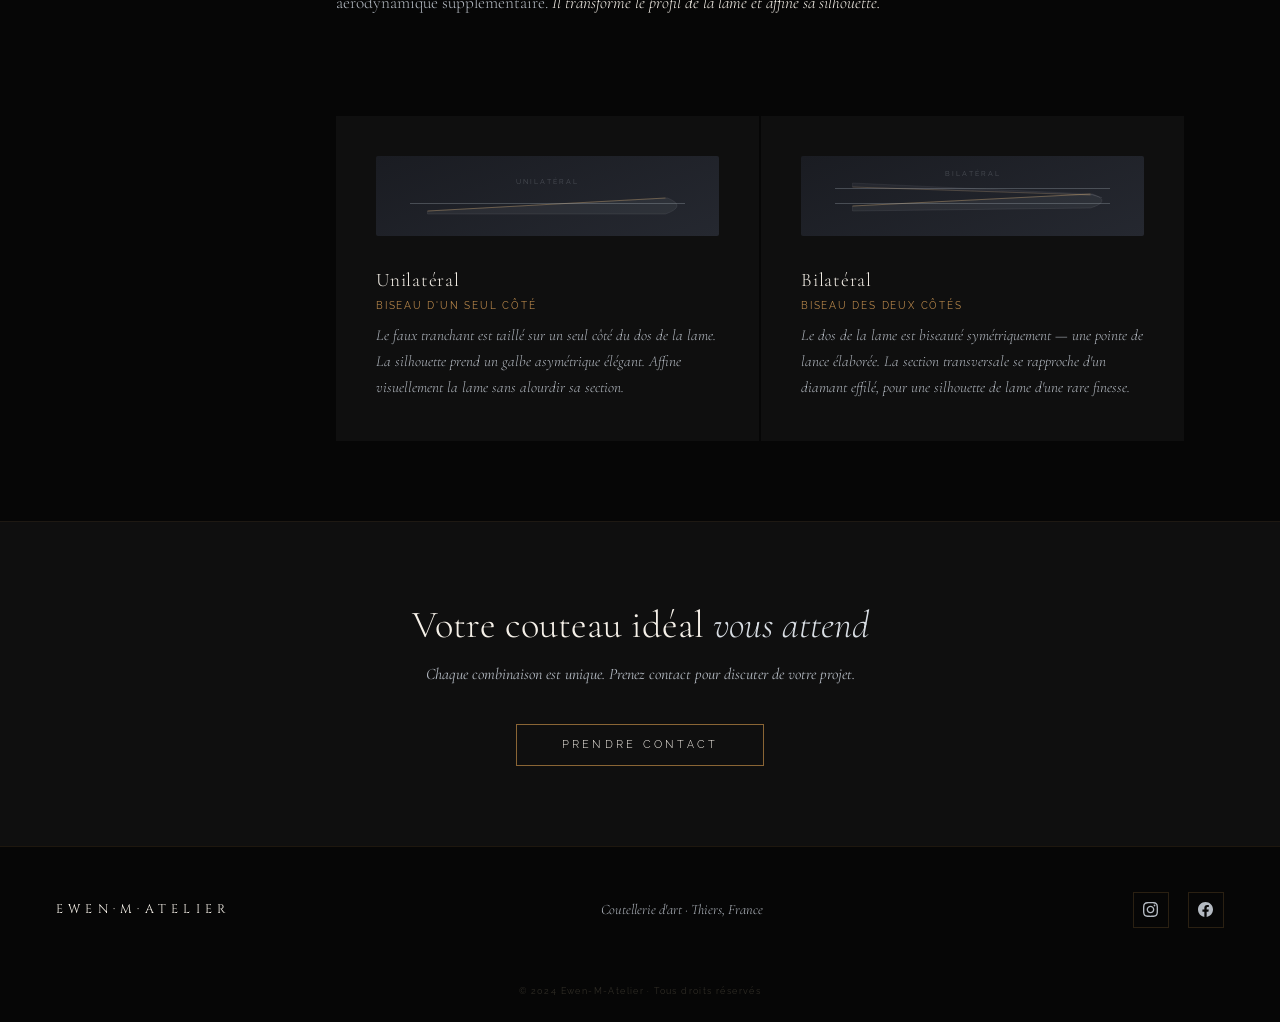
<file: personnalisation.html>
<!DOCTYPE html>
<html lang="fr">
<head>
<meta charset="UTF-8">
<meta name="viewport" content="width=device-width, initial-scale=1.0">
<title>Personnalisation — Ewen-M-Atelier</title>
<link rel="preconnect" href="https://fonts.googleapis.com">
<link rel="preconnect" href="https://fonts.gstatic.com" crossorigin>
<link href="https://fonts.googleapis.com/css2?family=Cormorant+Garamond:ital,wght@0,300;0,400;0,500;1,300;1,400;1,500&family=Cinzel:wght@400;500&family=Raleway:wght@200;300;400&display=swap" rel="stylesheet">
<style>
*,*::before,*::after{margin:0;padding:0;box-sizing:border-box}
:root{
  --void:#060606;--charbon:#0f0f0f;--surface:#161616;
  --acier:#b4bac2;--acier-vif:#d8dde3;
  --bronze:#8a6535;--bronze-clair:#b8874a;--or:#d4aa6e;
  --bois:#3a2518;--creme:#f5f0e8;
  --fd:'Cinzel',serif;--fb:'Cormorant Garamond',serif;--fu:'Raleway',sans-serif;
  --nav-h:83px; /* hauteur de la barre de navigation fixe — recalculée en JS */
}
html{font-size:16px;scroll-behavior:smooth}
body{background:var(--void);color:var(--creme);font-family:var(--fb);overflow-x:hidden;cursor:none}
.cur,.cur-ring{position:fixed;border-radius:50%;pointer-events:none;z-index:9999;transform:translate(-50%,-50%)}
.cur{width:6px;height:6px;background:var(--or)}
.cur-ring{width:26px;height:26px;border:1px solid rgba(212,170,110,.45);transition:width .3s,height .3s,border-color .3s}
body:has(a:hover) .cur-ring{width:40px;height:40px;border-color:var(--or)}
#loader{position:fixed;inset:0;background:var(--void);z-index:9998;display:flex;flex-direction:column;align-items:center;justify-content:center;gap:2rem;transition:opacity .9s,visibility .9s}
#loader.out{opacity:0;visibility:hidden}
.ld-logo{font-family:var(--fd);font-size:.8rem;letter-spacing:.5em;color:var(--creme);opacity:0;animation:fdIn .5s ease .4s forwards}
.ld-bar{width:0;height:1px;background:var(--bronze-clair);animation:grow 1.4s cubic-bezier(.4,0,.2,1) .6s forwards}
@keyframes fdIn{to{opacity:1}}@keyframes grow{to{width:80px}}
nav{position:fixed;top:0;left:0;right:0;z-index:100;padding:2rem 3.5rem;display:flex;align-items:center;justify-content:space-between;background:rgba(6,6,6,.94);backdrop-filter:blur(14px);border-bottom:1px solid rgba(138,101,53,.18)}
.nav-logo{font-family:var(--fd);font-size:.78rem;letter-spacing:.42em;color:var(--creme);text-decoration:none}
.nav-links{display:flex;gap:2.5rem;list-style:none}
.nav-links a{font-family:var(--fu);font-size:.67rem;font-weight:300;letter-spacing:.22em;color:var(--acier);text-decoration:none;text-transform:uppercase;position:relative;transition:color .3s}
.nav-links a::after{content:'';position:absolute;bottom:-3px;left:0;width:0;height:1px;background:var(--bronze-clair);transition:width .35s}
.nav-links a:hover{color:var(--creme)}.nav-links a:hover::after{width:100%}
.nav-links a.active{color:var(--or)}

/* PAGE HERO */
.page-hero{height:60vh;display:flex;flex-direction:column;align-items:center;justify-content:flex-end;padding-bottom:7rem;background:linear-gradient(160deg,#0a0a0c 0%,#110f08 45%,#0c0b08 100%);position:relative;overflow:hidden}
.page-hero::after{content:'';position:absolute;inset:0;background:linear-gradient(to bottom,rgba(6,6,6,.2) 0%,transparent 40%,rgba(6,6,6,.8) 100%)}
.page-hero-bg{position:absolute;inset:0;background:radial-gradient(ellipse at 30% 60%,rgba(138,101,53,.08) 0%,transparent 55%)}
.ph-knife{position:absolute;top:50%;left:50%;transform:translate(-50%,-50%) rotate(-8deg);width:85%;max-width:1000px;opacity:.035;pointer-events:none}
.page-hero-content{text-align:center;position:relative;z-index:2}
.ph-eyebrow{font-family:var(--fu);font-size:.67rem;letter-spacing:.45em;color:var(--bronze-clair);text-transform:uppercase;margin-bottom:1.6rem;animation:up .7s ease .3s both}
.ph-title{font-family:var(--fb);font-size:clamp(3rem,7vw,6rem);font-weight:300;line-height:.95;color:var(--creme);letter-spacing:.03em;animation:up .7s ease .5s both}
.ph-title em{font-style:italic;color:var(--acier-vif)}
@keyframes up{from{opacity:0;transform:translateY(18px)}to{opacity:1;transform:none}}

/* SIDEBAR NAV — position:fixed pour rester toujours visible */
.layout{display:block;min-height:80vh}
.sidebar{
  background:var(--charbon);
  padding:3rem 0 3rem 3rem;
  border-right:1px solid rgba(138,101,53,.12);
  position:fixed;          /* toujours visible, indépendamment du scroll */
  top:var(--nav-h);        /* collé juste en dessous de la nav */
  left:0;
  width:240px;
  height:calc(100vh - var(--nav-h));
  overflow-y:auto;
  z-index:90;              /* sous la nav (z-index:100) */
}
.sb-label{font-family:var(--fu);font-size:.58rem;letter-spacing:.38em;color:var(--bronze-clair);text-transform:uppercase;margin-bottom:2rem;display:block}
.sb-links{list-style:none;display:flex;flex-direction:column;gap:.2rem}
.sb-links a{font-family:var(--fb);font-size:1rem;font-weight:300;color:var(--acier);text-decoration:none;padding:.5rem 0;display:block;transition:color .3s;border-left:2px solid transparent;padding-left:1rem;margin-left:-1rem}
.sb-links a:hover,.sb-links a.active{color:var(--creme);border-left-color:var(--bronze-clair)}
.sb-num{font-family:var(--fu);font-size:.6rem;color:var(--bronze);margin-right:.5rem;letter-spacing:.1em}

/* CONTENT — décalé de la largeur de la sidebar fixe */
.content{background:var(--void);margin-left:240px}
.cat-section{padding:6rem 6rem 5rem;border-bottom:1px solid rgba(138,101,53,.1)}
.cat-section:last-child{border-bottom:none}
.cat-header{display:flex;align-items:baseline;gap:1.5rem;margin-bottom:.8rem}
.cat-num{font-family:var(--fu);font-size:.62rem;letter-spacing:.35em;color:var(--bronze-clair);text-transform:uppercase}
.cat-title{font-family:var(--fb);font-size:clamp(1.8rem,3vw,2.8rem);font-weight:300;color:var(--creme);letter-spacing:.04em}
.cat-title em{font-style:italic;color:var(--acier-vif)}
.deco{width:52px;height:1px;background:var(--bronze);margin:1.5rem 0 2rem}
.cat-intro{font-family:var(--fb);font-size:1.08rem;font-weight:300;line-height:1.9;color:var(--acier);max-width:700px;margin-bottom:3rem}
.cat-intro em{font-style:italic;color:var(--creme)}

/* OPTIONS GRID */
.opts{display:grid;gap:2px}
.opts-2{grid-template-columns:repeat(2,1fr)}
.opts-3{grid-template-columns:repeat(3,1fr)}
.opts-4{grid-template-columns:repeat(4,1fr)}
.opt{background:var(--charbon);padding:2.5rem;transition:background .3s;position:relative;overflow:hidden}
.opt:hover{background:var(--surface)}
.opt-visual{height:80px;margin-bottom:2rem;border-radius:2px;overflow:hidden;position:relative}
.opt-name{font-family:var(--fb);font-size:1.2rem;font-weight:300;color:var(--creme);margin-bottom:.5rem;letter-spacing:.04em}
.opt-sub{font-family:var(--fu);font-size:.62rem;letter-spacing:.18em;color:var(--bronze-clair);text-transform:uppercase;margin-bottom:.8rem}
.opt-desc{font-family:var(--fb);font-size:.95rem;font-style:italic;font-weight:300;color:var(--acier);line-height:1.7}
.opt-badge{position:absolute;top:1.5rem;right:1.5rem;font-family:var(--fu);font-size:.55rem;letter-spacing:.2em;color:var(--bronze-clair);text-transform:uppercase;border:1px solid rgba(138,101,53,.35);padding:.25rem .7rem}

/* VISUAL SWATCHES — CSS ART */
/* Acier brossé */
.v-acier-carbone{background:repeating-linear-gradient(90deg,#1a1c20 0%,#2a2d33 4px,#1a1c20 5px);position:relative}
.v-acier-carbone::after{content:'';position:absolute;inset:0;background:linear-gradient(160deg,rgba(180,185,195,.06) 0%,rgba(180,185,195,.18) 50%,rgba(180,185,195,.04) 100%)}
.v-rwl34{background:repeating-linear-gradient(88deg,#18191f 0%,#252830 6px,#18191f 7px)}
.v-rwl34::after{content:'';position:absolute;inset:0;background:linear-gradient(160deg,rgba(200,210,230,.05) 0%,rgba(200,210,230,.2) 55%,rgba(200,210,230,.04) 100%)}
.v-n690{background:linear-gradient(135deg,#1c2028 0%,#282e38 40%,#1c2028 100%)}
.v-n690::after{content:'';position:absolute;inset:0;background:radial-gradient(ellipse at 50% 40%,rgba(210,225,240,.18) 0%,transparent 65%)}
.v-damas{background:linear-gradient(160deg,#12120e 0%,#1e1c16 100%);position:relative;overflow:hidden}
.v-damas::before{content:'';position:absolute;inset:0;background:repeating-linear-gradient(30deg,transparent 0%,transparent 8px,rgba(160,150,120,.08) 8px,rgba(160,150,120,.08) 9px),repeating-linear-gradient(-30deg,transparent 0%,transparent 12px,rgba(140,130,100,.06) 12px,rgba(140,130,100,.06) 13px)}
.v-damas::after{content:'';position:absolute;inset:0;background:linear-gradient(160deg,rgba(180,165,125,.06) 0%,rgba(180,165,125,.2) 50%,rgba(180,165,125,.06) 100%)}

/* Finitions */
.v-brosse{background:repeating-linear-gradient(0deg,#1e2028 0%,#2a2d35 3px,#1e2028 4px)}
.v-brosse::after{content:'';position:absolute;inset:0;background:linear-gradient(90deg,rgba(200,210,220,.06) 0%,rgba(200,210,220,.22) 45%,rgba(200,210,220,.06) 100%)}
.v-jp{background:#0e0c08;position:relative;overflow:hidden}
.v-jp::before{content:'';position:absolute;inset:0;background:radial-gradient(ellipse at 20% 30%,rgba(180,100,30,.2) 0%,transparent 35%),radial-gradient(ellipse at 70% 60%,rgba(200,200,220,.1) 0%,transparent 25%),radial-gradient(ellipse at 55% 20%,rgba(20,80,120,.15) 0%,transparent 30%),radial-gradient(ellipse at 40% 75%,rgba(160,180,60,.1) 0%,transparent 28%)}
.v-jp::after{content:'';position:absolute;inset:0;background:repeating-linear-gradient(135deg,transparent 0%,transparent 15px,rgba(0,0,0,.2) 15px,rgba(0,0,0,.2) 16px)}

/* Mitres */
.v-classique-mitre{background:linear-gradient(135deg,#888e98 0%,#adb2bc 45%,#7c8290 100%)}
.v-classique-mitre::after{content:'';position:absolute;inset:0;background:linear-gradient(160deg,rgba(255,255,255,.12) 0%,rgba(255,255,255,.06) 50%,transparent 100%)}
.v-bronze-mitre{background:linear-gradient(135deg,#7a5528 0%,#a87840 45%,#6a4820 100%)}
.v-bronze-mitre::after{content:'';position:absolute;inset:0;background:linear-gradient(160deg,rgba(212,170,110,.15) 0%,rgba(212,170,110,.08) 50%,transparent 100%)}
.v-bronze-patine{background:linear-gradient(135deg,#4a5830 0%,#7a6030 45%,#3a4820 100%)}
.v-bronze-patine::after{content:'';position:absolute;inset:0;background:linear-gradient(160deg,rgba(150,180,100,.12) 0%,rgba(180,150,70,.1) 50%,transparent 100%)}

/* Manches */
.v-olivier{background:linear-gradient(150deg,#7a5a28 0%,#9a7038 35%,#6a4e20 55%,#8a6030 100%);position:relative}
.v-olivier::before{content:'';position:absolute;inset:0;background:repeating-linear-gradient(20deg,transparent 0%,transparent 8px,rgba(0,0,0,.15) 8px,rgba(0,0,0,.15) 9px)}
.v-noyer{background:linear-gradient(150deg,#4a2e14 0%,#5e3a1a 35%,#3c2410 55%,#503418 100%);position:relative}
.v-noyer::before{content:'';position:absolute;inset:0;background:repeating-linear-gradient(15deg,transparent 0%,transparent 6px,rgba(0,0,0,.2) 6px,rgba(0,0,0,.2) 7px)}
.v-ebene{background:linear-gradient(150deg,#0e0c0a 0%,#181410 35%,#0a0808 55%,#141210 100%)}
.v-ebene::after{content:'';position:absolute;inset:0;background:linear-gradient(90deg,rgba(200,200,200,.04) 0%,rgba(200,200,200,.08) 50%,rgba(200,200,200,.04) 100%)}
.v-wenge{background:linear-gradient(150deg,#251a0c 0%,#342414 35%,#1c1208 55%,#2a1c10 100%);position:relative}
.v-wenge::before{content:'';position:absolute;inset:0;background:repeating-linear-gradient(8deg,transparent 0%,transparent 10px,rgba(0,0,0,.3) 10px,rgba(0,0,0,.3) 11px)}

/* Ressort */
.v-ressort-simple{background:linear-gradient(135deg,#18191f 0%,#242630 100%);display:flex;align-items:center;justify-content:center}
.v-ressort-guilloché{background:linear-gradient(135deg,#16161c 0%,#202030 100%);position:relative;overflow:hidden}
.v-ressort-guilloché::before{content:'';position:absolute;inset:0;background:repeating-linear-gradient(45deg,transparent 0%,transparent 4px,rgba(180,170,140,.06) 4px,rgba(180,170,140,.06) 5px),repeating-linear-gradient(-45deg,transparent 0%,transparent 4px,rgba(180,170,140,.04) 4px,rgba(180,170,140,.04) 5px)}

/* Faux tranchant */
.v-uni{background:linear-gradient(160deg,#1a1c22 0%,#252830 100%);position:relative}
.v-uni::after{content:'';position:absolute;bottom:40%;left:10%;right:10%;height:1px;background:rgba(200,210,220,.25)}
.v-bi{background:linear-gradient(160deg,#1a1c22 0%,#252830 100%);position:relative}
.v-bi::after{content:'';position:absolute;bottom:40%;left:10%;right:10%;height:1px;background:rgba(200,210,220,.25)}
.v-bi::before{content:'';position:absolute;top:40%;left:10%;right:10%;height:1px;background:rgba(200,210,220,.25)}

/* Guilloché lame */
.v-lame-simple{background:repeating-linear-gradient(90deg,#1e2028 0%,#282c36 4px,#1e2028 5px)}
.v-lame-guilloché{background:linear-gradient(135deg,#16161c 0%,#202030 100%);position:relative;overflow:hidden}
.v-lame-guilloché::before{content:'';position:absolute;inset:0;background:repeating-linear-gradient(0deg,transparent 0%,transparent 6px,rgba(180,175,145,.08) 6px,rgba(180,175,145,.08) 7px),repeating-linear-gradient(90deg,transparent 0%,transparent 10px,rgba(180,175,145,.05) 10px,rgba(180,175,145,.05) 11px)}

/* INNER SVG for ressort demo */
.rsort-svg{width:100%;height:100%;position:absolute;inset:0}

/* REVEAL */
.reveal{opacity:0;transform:translateY(24px);transition:opacity .8s ease,transform .8s ease}
.reveal.vis{opacity:1;transform:none}

/* FOOTER */
footer{border-top:1px solid rgba(138,101,53,.18);padding:2.8rem 3.5rem;display:flex;align-items:center;justify-content:space-between;background:var(--void)}
.f-logo{font-family:var(--fd);font-size:.78rem;letter-spacing:.42em;color:var(--creme)}
.f-tag{font-family:var(--fb);font-size:.9rem;font-style:italic;color:var(--acier);font-weight:300}
.f-social{display:flex;gap:1.2rem}
.f-social a{width:36px;height:36px;border:1px solid rgba(138,101,53,.28);display:flex;align-items:center;justify-content:center;transition:border-color .3s,background .3s;cursor:none}
.f-social a:hover{border-color:var(--bronze-clair);background:rgba(138,101,53,.1)}
.f-social svg{width:15px;height:15px;fill:var(--acier);transition:fill .3s}
.f-social a:hover svg{fill:var(--bronze-clair)}
.f-copy{font-family:var(--fu);font-size:.58rem;letter-spacing:.15em;color:rgba(196,180,150,.22);text-align:center;padding:.8rem 3.5rem 1.6rem;background:var(--void)}

.cta-bar{padding:5rem 6rem;background:var(--charbon);text-align:center;border-top:1px solid rgba(138,101,53,.12)}
.cta-bar h2{font-family:var(--fb);font-size:clamp(1.6rem,3vw,2.4rem);font-weight:300;color:var(--creme);margin-bottom:1rem}
.cta-bar h2 em{font-style:italic;color:var(--acier-vif)}
.cta-bar p{font-family:var(--fb);font-size:1rem;font-style:italic;color:var(--acier);margin-bottom:2.5rem}
.btn{display:inline-flex;align-items:center;gap:1rem;padding:.85rem 2.8rem;border:1px solid var(--bronze);font-family:var(--fu);font-size:.68rem;font-weight:300;letter-spacing:.3em;color:var(--creme);text-decoration:none;text-transform:uppercase;transition:background .4s,color .4s;cursor:none}
.btn:hover{background:var(--bronze);color:var(--void)}

@media(max-width:1024px){
  .sidebar{position:relative;top:auto;width:100%;height:auto;display:block;padding:2rem 2rem 1.5rem}
  .content{margin-left:0}
  .cat-section{padding:4rem 2.5rem 3rem}
  .cat-sticky{position:relative;top:auto}
  .opts-4{grid-template-columns:repeat(2,1fr)}
  .opts-3{grid-template-columns:repeat(2,1fr)}
}
@media(max-width:640px){nav{padding:1.4rem 1.5rem}.nav-links{display:none}.opts-2,.opts-3,.opts-4{grid-template-columns:1fr}footer{flex-direction:column;gap:1.8rem;text-align:center}}

/* ENTÊTE COLLANT — englobe numéro + titre + ligne + intro */
.cat-sticky{
  position:sticky;
  top:var(--nav-h);        /* s'arrête juste sous la nav, ne la masque plus */
  background:var(--void);
  z-index:50;              /* sous la nav (100) et sous la sidebar (90) */
  padding-top:1.8rem;
  padding-bottom:.5rem;
  margin-bottom:2.5rem;
}
/* cat-header redevient un simple conteneur flex, sans sticky propre */
.cat-header{display:flex;align-items:baseline;gap:1.5rem;margin-bottom:.8rem}
</style>
</head>
<body>
<div class="cur" id="cur"></div>
<div class="cur-ring" id="curR"></div>
<div id="loader"><div class="ld-logo">EWEN·M·ATELIER</div><div class="ld-bar"></div></div>

 <!-- ================================================
       NAVIGATION PRINCIPALE
       id="nav" → main.js ajoute la classe "on" au défilement
  ================================================ -->
  <nav id="nav">
    <a href="index.html" class="nav-logo">EWEN·M·ATELIER</a>
    <ul class="nav-links">
      <li><a href="index.html#modeles">Modèles</a></li>
      <!--li><a href="personnalisation.html">Personnalisation</a></li-->
      <li><a href="index.html#artisan">L'Artisan</a></li>
      <li><a href="autres-modeles.html">Autres créations</a></li>
      <li><a href="couteaux-disponibles.html">Couteaux disponibles</a></li>
      <li><a href="index.html#contact">Contact</a></li>
    </ul>
  </nav>

<section class="page-hero">
  <div class="page-hero-bg"></div>
  <svg class="ph-knife" viewBox="0 0 700 130" xmlns="http://www.w3.org/2000/svg" fill="none">
    <defs><linearGradient id="hbp" x1="0%" y1="0%" x2="100%" y2="0%"><stop offset="0%" stop-color="#8a8e96"/><stop offset="45%" stop-color="#c8ccd4"/><stop offset="100%" stop-color="#a0a4ac"/></linearGradient></defs>
    <path d="M22 56 L130 51 L130 79 L22 76 Q14 72 14 66 Q14 60 22 56Z" fill="#5a3820"/>
    <circle cx="52" cy="65" r="5.5" fill="#c4a040"/><circle cx="52" cy="65" r="3" fill="#e0bc60"/>
    <circle cx="90" cy="64" r="5.5" fill="#c4a040"/><circle cx="90" cy="64" r="3" fill="#e0bc60"/>
    <path d="M128 45 L142 45 L142 85 L128 85 Q122 76 122 65 Q122 54 128 45Z" fill="#9aa0aa"/>
    <rect x="118" y="50" width="10" height="30" rx="1.5" fill="#888e98"/>
    <path d="M142 62 L660 46 Q685 57 660 68 L142 68Z" fill="url(#hbp)"/>
    <path d="M160 63 Q420 56 630 58" stroke="rgba(70,75,85,.9)" stroke-width="1.5"/>
  </svg>
  <div class="page-hero-content">
    <div class="ph-eyebrow">Votre couteau, votre signature</div>
    <h1 class="ph-title">Personnali<em>sation</em></h1>
  </div>
</section>

<div class="layout">

  <!-- SIDEBAR -->
  <aside class="sidebar">
    <span class="sb-label">Sommaire</span>
    <ul class="sb-links">
      <li><a href="#acier"><span class="sb-num">01</span>Acier de la lame</a></li>
      <li><a href="#finition"><span class="sb-num">02</span>Finition de la lame</a></li>
      <li><a href="#mitre-av"><span class="sb-num">03</span>Mitre avant</a></li>
      <li><a href="#mitre-ar"><span class="sb-num">04</span>Mitre arrière</a></li>
      <li><a href="#manche"><span class="sb-num">05</span>Manche</a></li>
      <li><a href="#ressort"><span class="sb-num">06</span>Ressort</a></li>
      <li><a href="#guilloché"><span class="sb-num">07</span>Guilloché lame</a></li>
      <li><a href="#faux-tranchant"><span class="sb-num">08</span>Faux tranchant</a></li>
    </ul>
  </aside>

  <!-- CONTENT -->
  <main class="content">

    <!-- 01 ACIER -->
    <section class="cat-section reveal" id="acier">
      <div class="cat-sticky">
        <div class="cat-header">
          <span class="cat-num">01</span>
          <h2 class="cat-title">Acier de <em>la lame</em></h2>
        </div>
        <div class="deco"></div>
        <p class="cat-intro">Le choix de l'acier est la décision fondatrice de chaque couteau. Il définit le caractère de la lame — sa dureté, sa tenue de tranchant, sa résistance à la corrosion et son âme visuelle. <em>Chaque acier a sa propre personnalité.</em></p>
      </div>
      <div class="opts opts-2">
        <div class="opt">
          <div class="opt-visual v-acier-carbone"></div>
          <div class="opt-badge">Standard</div>
          <div class="opt-name">XC75 — Carbone</div>
          <div class="opt-sub">Acier au carbone · 75 RC</div>
          <div class="opt-desc">L'acier thiernois par excellence. Taille magnifiquement, patine avec le temps et développe une histoire propre à son usage. Pour ceux qui acceptent l'entretien en contrepartie d'un tranchant incomparable.</div>
        </div>
        <div class="opt">
          <div class="opt-visual v-rwl34"></div>
          <div class="opt-badge">Premium</div>
          <div class="opt-name">RWL-34</div>
          <div class="opt-sub">Acier inoxydable poudre · 62 HRC</div>
          <div class="opt-desc">Acier suédois de haute technologie issu de la métallurgie des poudres. Excellente tenue de tranchant, résistance à la corrosion exceptionnelle. Le mariage de la performance et de la facilité d'entretien.</div>
        </div>
        <div class="opt">
          <div class="opt-visual v-n690"></div>
          <div class="opt-name">N690 — Inox</div>
          <div class="opt-sub">Acier inoxydable autrichien · 60 HRC</div>
          <div class="opt-desc">Acier Böhler de très bonne qualité, inoxydable et polyvalent. Idéal pour un couteau de travail quotidien alliant facilité d'affûtage et résistance à la rouille. Finition nette et brillante.</div>
        </div>
        <div class="opt">
          <div class="opt-visual v-damas"></div>
          <div class="opt-badge">Prestige</div>
          <div class="opt-name">Damas forgé</div>
          <div class="opt-sub">Acier lamellé · Motif unique</div>
          <div class="opt-desc">Née du mariage de plusieurs aciers soudés et repliés à la forge, la lame damas révèle un motif unique — jamais deux semblables. Chaque couteau devient alors une œuvre d'art fonctionnelle dont le motif apparaît après mordançage.</div>
        </div>
      </div>
    </section>

    <!-- 02 FINITION LAME -->
    <section class="cat-section reveal" id="finition">
      <div class="cat-sticky">
        <div class="cat-header">
          <span class="cat-num">02</span>
          <h2 class="cat-title">Finition de <em>la lame</em></h2>
        </div>
        <div class="deco"></div>
        <p class="cat-intro">La finition de la lame transforme un outil en objet de contemplation. Elle révèle le caractère de l'acier choisi et imprime la signature visuelle du couteau. <em>Trois univers esthétiques, trois atmosphères distinctes.</em></p>
      </div>
      <div class="opts opts-3">
        <div class="opt">
          <img src="images/acier-brossé.jpg" alt="acier brossé" class="opt-image">
          <div class="opt-name">Brossé satiné</div>
          <div class="opt-sub">Finition satin · Classique</div>
          <div class="opt-desc">Lignes parallèles fines créant un reflet soyeux directionnel. La finition la plus élégante et la plus sobre — celle des grandes maisons.</div>
        </div>
        <div class="opt">
          <img src="images/jackson-pollock.jpg" alt="Jackson Pollock" class="opt-image">
          <div class="opt-badge">Exclusif</div>
          <div class="opt-name">Jackson Pollock</div>
          <div class="opt-sub">Peinture aléatoire · Unique</div>
          <div class="opt-desc">Inspirée du maître de l'expressionnisme abstrait, cette finition projette de fines gouttelettes de peinture sur la lame. Chaque pièce est irréproductible — un tableau miniature sur acier poli.</div>
        </div>
        <div class="opt">
          <img src="images/damas.jpg" alt="Damas révélé" class="opt-image">
          <div class="opt-name">Damas révélé</div>
          <div class="opt-sub">Motif acide · Prestige</div>
          <div class="opt-desc">Sur acier damas uniquement. Le mordançage à l'acide révèle les couches alternées de métaux, dévoilant un paysage de vagues et de plis figés dans le temps.</div>
        </div>
      </div>
    </section>

    <!-- 03 MITRE AVANT -->
    <section class="cat-section reveal" id="mitre-av">
      <div class="cat-sticky">
        <div class="cat-header">
          <span class="cat-num">03</span>
          <h2 class="cat-title">Mitre <em>avant</em></h2>
        </div>
        <div class="deco"></div>
        <p class="cat-intro">La mitre avant, pièce de jonction entre la lame et le manche, assure l'équilibre du couteau tout en affirmant son identité esthétique. <em>Elle est le cadre de la lame.</em></p>
      </div>
      <div class="opts opts-3">
        <div class="opt">
          <img src="images/mitre-simple.jpg" alt="acier brossé" class="opt-image">
          <div class="opt-name">Classique</div>
          <div class="opt-sub">Acier inox poli</div>
          <div class="opt-desc">Mitre en acier inoxydable, polie miroir ou brossée selon la finition de la lame. Sobre et intemporelle — le choix de la tradition thiernoise.</div>
        </div>
        <div class="opt">
          <img src="images/mitre-damas.jpg" alt="Damas" class="opt-image">
          <div class="opt-name">Damas</div>
          <div class="opt-sub">Acier lamellé mordancé</div>
          <div class="opt-desc">Mitre taillée dans le même bloc damas que la lame, ou dans un damas complémentaire. Le motif se poursuit de la lame au manche en une continuité organique.</div>
        </div>
        <div class="opt">
          <img src="images/mitre-bronze.jpg" alt="Bronze" class="opt-image">
          <div class="opt-name">Bronze</div>
          <div class="opt-sub">Bronze coulé ou usiné</div>
          <div class="opt-desc">La chaleur dorée du bronze crée un contraste saisissant avec l'acier froid de la lame. Vieillit magnifiquement en développant une patine naturelle unique.</div>
        </div>
      </div>
    </section>

    <!-- 04 MITRE ARRIÈRE -->
    <section class="cat-section reveal" id="mitre-ar">
      <div class="cat-sticky">
        <div class="cat-header">
          <span class="cat-num">04</span>
          <h2 class="cat-title">Mitre <em>arrière</em></h2>
        </div>
        <div class="deco"></div>
        <p class="cat-intro">La mitre arrière clôture le manche avec élégance. Elle peut dialoguer avec la mitre avant ou créer un jeu de contraste assumé. <em>La ponctuation finale du couteau.</em></p>
      </div>
      <div class="opts opts-3">
        <div class="opt">
          <div class="opt-visual v-classique-mitre"></div>
          <div class="opt-name">Classique</div>
          <div class="opt-sub">Acier inox poli</div>
          <div class="opt-desc">Cohérente avec la mitre avant en classique, ou jouant un rôle de contre-point discret avec d'autres choix.</div>
        </div>
        <div class="opt">
          <div class="opt-visual v-damas"></div>
          <div class="opt-name">Damas</div>
          <div class="opt-sub">Acier lamellé mordancé</div>
          <div class="opt-desc">Ferme le manche avec le même caractère organique que la mitre avant en damas — une symétrie narrative.</div>
        </div>
        <div class="opt">
          <div class="opt-visual v-bronze-patine"></div>
          <div class="opt-name">Bronze patiné</div>
          <div class="opt-sub">Traitement thermique ou chimique</div>
          <div class="opt-desc">Bronze oxydé volontairement pour obtenir des teintes allant du vert-de-gris aux bruns profonds. Une touche d'ancienneté sur un objet neuf — le temps cristallisé.</div>
        </div>
      </div>
    </section>

    <!-- 05 MANCHE -->
    <section class="cat-section reveal" id="manche">
      <div class="cat-sticky">
        <div class="cat-header">
          <span class="cat-num">05</span>
          <h2 class="cat-title">Matière du <em>manche</em></h2>
        </div>
        <div class="deco"></div>
        <p class="cat-intro">Le manche est l'interface entre la main et la lame. C'est lui qui vous habite au quotidien, lui que vous touchez avant de voir la lame. <em>Son choix est presque personnel, presque intime.</em></p>
      </div>
      <div class="opts opts-2" style="margin-bottom:2px">
        <div class="opt">
          <div class="opt-visual v-olivier"></div>
          <div class="opt-name">Olivier</div>
          <div class="opt-sub">Olea europaea · Méditerranéen</div>
          <div class="opt-desc">Veiné de crème et d'or, l'olivier exhale une chaleur méditerranéenne. Dense et parfumé, il se polit avec le temps pour prendre un éclat cireux naturel.</div>
        </div>
        <div class="opt">
          <div class="opt-visual v-noyer"></div>
          <div class="opt-name">Noyer</div>
          <div class="opt-sub">Juglans regia · Français</div>
          <div class="opt-desc">Le bois noble par excellence de la coutellerie française. Grain fin, tons chocolatés, nuances variées. Robuste et élégant — il ne se démode jamais.</div>
        </div>
        <div class="opt">
          <div class="opt-visual v-ebene"></div>
          <div class="opt-name">Ébène</div>
          <div class="opt-sub">Diospyros · Dense et précieux</div>
          <div class="opt-desc">Le bois le plus dense, presque noir absolu. L'ébène s'associe à la lame acier avec une rigueur formelle et un luxe discret qui ne nécessite aucun ornement.</div>
        </div>
        <div class="opt">
          <div class="opt-visual v-wenge"></div>
          <div class="opt-name">Wengé</div>
          <div class="opt-sub">Millettia laurentii · Africain</div>
          <div class="opt-desc">Bois sombre aux veines presque noires sur fond brun foncé. Grain grossier et graphique, il donne au couteau un caractère affirmé, presque tribal dans son intensité.</div>
        </div>
      </div>
      <div class="opts opts-3">
        <div class="opt">
          <div class="opt-visual v-jp"></div>
          <div class="opt-badge">Exclusif</div>
          <div class="opt-name">Jackson Pollock</div>
          <div class="opt-sub">Peinture sur résine</div>
          <div class="opt-desc">La technique de peinture gestuelle appliquée sur une base en résine stabilisée. Chaque manche est une peinture abstraite miniature — absolument unique.</div>
        </div>
        <div class="opt">
          <div class="opt-visual v-bronze-mitre"></div>
          <div class="opt-name">Bronze massif</div>
          <div class="opt-sub">Coulé et usiné</div>
          <div class="opt-desc">Manche intégralement en bronze pour les amateurs de matière noble et de poids équilibré. Sa chaleur dorée s'assombrit et se patine avec les années.</div>
        </div>
        <div class="opt">
          <div class="opt-visual v-bronze-patine"></div>
          <div class="opt-name">Bronze patiné</div>
          <div class="opt-sub">Vieillissement maîtrisé</div>
          <div class="opt-desc">Bronze traité pour révéler des nuances de verts, bruns et dorés — le résultat d'années de patine naturelle, obtenu dès la création. Un couteau qui semble avoir une histoire avant même d'en avoir vécu une.</div>
        </div>
      </div>
    </section>

    <!-- 06 RESSORT -->
    <section class="cat-section reveal" id="ressort">
      <div class="cat-sticky">
        <div class="cat-header">
          <span class="cat-num">06</span>
          <h2 class="cat-title">Ressort du <em>dos</em></h2>
        </div>
        <div class="deco"></div>
        <p class="cat-intro">Le ressort courant le long du dos du manche est une surface discrète mais visible à chaque utilisation. Sur les couteaux pliant ou à dos, il peut recevoir un travail décoratif. <em>Un détail que l'on découvre au fil du temps.</em></p>
      </div>
      <div class="opts opts-2">
        <div class="opt">
          <div class="opt-visual v-ressort-simple">
            <svg class="rsort-svg" viewBox="0 0 200 80" xmlns="http://www.w3.org/2000/svg">
              <rect x="20" y="35" width="160" height="10" rx="2" fill="rgba(180,186,194,.12)" stroke="rgba(180,186,194,.3)" stroke-width=".8"/>
              <text x="100" y="23" fill="rgba(180,186,194,.35)" font-family="Raleway,sans-serif" font-size="7" letter-spacing="3" text-anchor="middle">RESSORT SIMPLE</text>
            </svg>
          </div>
          <div class="opt-name">Simple</div>
          <div class="opt-sub">Surface lisse polie</div>
          <div class="opt-desc">Le ressort poli reprend la finition générale du couteau. Discret, il ne concurrence pas les autres éléments décoratifs. La sobriété de ceux qui savent.</div>
        </div>
        <div class="opt">
          <div class="opt-visual v-ressort-guilloché">
            <svg class="rsort-svg" viewBox="0 0 200 80" xmlns="http://www.w3.org/2000/svg">
              <defs><pattern id="gp" width="6" height="6" patternUnits="userSpaceOnUse"><path d="M0 3 L3 0 L6 3 L3 6Z" fill="none" stroke="rgba(212,170,110,.2)" stroke-width=".5"/></pattern></defs>
              <rect x="20" y="35" width="160" height="10" rx="2" fill="url(#gp)" stroke="rgba(212,170,110,.3)" stroke-width=".8"/>
              <text x="100" y="23" fill="rgba(212,170,110,.4)" font-family="Raleway,sans-serif" font-size="7" letter-spacing="3" text-anchor="middle">GUILLOCHÉ</text>
            </svg>
          </div>
          <div class="opt-badge">Artisanat</div>
          <div class="opt-name">Guilloché</div>
          <div class="opt-sub">Motif taillé à la main</div>
          <div class="opt-desc">Travail de guillochage taillé au ciselet — motif en chevrons, losanges ou écailles de poisson. Un savoir-faire horloger appliqué à la coutellerie. Visible, tactile, éloquent.</div>
        </div>
      </div>
    </section>

    <!-- 07 GUILLOCHÉ LAME -->
    <section class="cat-section reveal" id="guilloché">
      <div class="cat-sticky">
        <div class="cat-header">
          <span class="cat-num">07</span>
          <h2 class="cat-title">Guilloché de <em>la lame</em></h2>
        </div>
        <div class="deco"></div>
        <p class="cat-intro">Sur la planche de la lame — la zone plate non tranchante entre le dos et la griffe — un travail décoratif peut être réalisé. <em>Une signature supplémentaire du couteau.</em></p>
      </div>
      <div class="opts opts-2">
        <div class="opt">
          <div class="opt-visual v-lame-simple"></div>
          <div class="opt-name">Lame simple</div>
          <div class="opt-sub">Surface nue · Finition standard</div>
          <div class="opt-desc">La lame laisse parler l'acier et sa finition seuls. Le choix de la pureté formelle — chaque centimètre carré consacré à la performance.</div>
        </div>
        <div class="opt">
          <div class="opt-visual v-lame-guilloché"></div>
          <div class="opt-badge">Prestige</div>
          <div class="opt-name">Lame guillochée</div>
          <div class="opt-sub">Motif ciselé sur planche</div>
          <div class="opt-desc">La planche de la lame reçoit un guilloché fin, taillé en creux dans l'acier. Motif géométrique ou organique selon votre désir — une gravure que la lumière révèle différemment selon l'angle.</div>
        </div>
      </div>
    </section>

    <!-- 08 FAUX TRANCHANT -->
    <section class="cat-section reveal" id="faux-tranchant">
      <div class="cat-sticky">
        <div class="cat-header">
          <span class="cat-num">08</span>
          <h2 class="cat-title">Faux <em>tranchant</em></h2>
        </div>
        <div class="deco"></div>
        <p class="cat-intro">Le faux tranchant est un biseau taillé sur le dos de la lame, lui conférant une finesse visuelle et aérodynamique supplémentaire. <em>Il transforme le profil de la lame et affine sa silhouette.</em></p>
      </div>
      <div class="opts opts-2">
        <div class="opt">
          <div class="opt-visual v-uni">
            <svg style="position:absolute;inset:0;width:100%;height:100%" viewBox="0 0 300 80" xmlns="http://www.w3.org/2000/svg">
              <path d="M30 55 L270 42 Q290 50 268 58 L30 58Z" fill="rgba(180,186,194,.08)" stroke="rgba(180,186,194,.2)" stroke-width=".5"/>
              <path d="M30 55 L268 42" stroke="rgba(212,170,110,.35)" stroke-width="1"/>
              <text x="150" y="28" fill="rgba(180,186,194,.3)" font-family="Raleway,sans-serif" font-size="7" letter-spacing="2" text-anchor="middle">UNILATÉRAL</text>
            </svg>
          </div>
          <div class="opt-name">Unilatéral</div>
          <div class="opt-sub">Biseau d'un seul côté</div>
          <div class="opt-desc">Le faux tranchant est taillé sur un seul côté du dos de la lame. La silhouette prend un galbe asymétrique élégant. Affine visuellement la lame sans alourdir sa section.</div>
        </div>
        <div class="opt">
          <div class="opt-visual v-bi">
            <svg style="position:absolute;inset:0;width:100%;height:100%" viewBox="0 0 300 80" xmlns="http://www.w3.org/2000/svg">
              <path d="M30 50 L270 38 Q290 45 268 52 L30 55Z" fill="rgba(180,186,194,.08)" stroke="rgba(180,186,194,.2)" stroke-width=".5"/>
              <path d="M30 31 L270 39 Q290 45 268 38 L30 27Z" fill="rgba(180,186,194,.06)" stroke="rgba(180,186,194,.15)" stroke-width=".5"/>
              <path d="M30 50 L268 38" stroke="rgba(212,170,110,.35)" stroke-width="1"/>
              <path d="M30 31 L268 39" stroke="rgba(212,170,110,.25)" stroke-width=".8"/>
              <text x="150" y="20" fill="rgba(180,186,194,.3)" font-family="Raleway,sans-serif" font-size="7" letter-spacing="2" text-anchor="middle">BILATÉRAL</text>
            </svg>
          </div>
          <div class="opt-name">Bilatéral</div>
          <div class="opt-sub">Biseau des deux côtés</div>
          <div class="opt-desc">Le dos de la lame est biseauté symétriquement — une pointe de lance élaborée. La section transversale se rapproche d'un diamant effilé, pour une silhouette de lame d'une rare finesse.</div>
        </div>
      </div>
    </section>

  </main>
</div>

<!-- CTA -->
<div class="cta-bar reveal">
  <h2>Votre couteau idéal <em>vous attend</em></h2>
  <p>Chaque combinaison est unique. Prenez contact pour discuter de votre projet.</p>
  <a href="index.html#contact" class="btn">Prendre contact</a>
</div>

<footer>
  <div class="f-logo">EWEN·M·ATELIER</div>
  <div class="f-tag">Coutellerie d'art · Thiers, France</div>
  <div class="f-social">
    <a href="https://instagram.com/ewen_m_atelier" target="_blank" aria-label="Instagram">
      <svg viewBox="0 0 24 24"><path d="M12 2.163c3.204 0 3.584.012 4.85.07 3.252.148 4.771 1.691 4.919 4.919.058 1.265.069 1.645.069 4.849 0 3.205-.012 3.584-.069 4.849-.149 3.225-1.664 4.771-4.919 4.919-1.266.058-1.644.07-4.85.07-3.204 0-3.584-.012-4.849-.07-3.26-.149-4.771-1.699-4.919-4.92-.058-1.265-.07-1.644-.07-4.849 0-3.204.013-3.583.07-4.849.149-3.227 1.664-4.771 4.919-4.919 1.266-.057 1.645-.069 4.849-.069zm0-2.163c-3.259 0-3.667.014-4.947.072-4.358.2-6.78 2.618-6.98 6.98-.059 1.281-.073 1.689-.073 4.948 0 3.259.014 3.668.072 4.948.2 4.358 2.618 6.78 6.98 6.98 1.281.058 1.689.072 4.948.072 3.259 0 3.668-.014 4.948-.072 4.354-.2 6.782-2.618 6.979-6.98.059-1.28.073-1.689.073-4.948 0-3.259-.014-3.667-.072-4.947-.196-4.354-2.617-6.78-6.979-6.98-1.281-.059-1.69-.073-4.949-.073zm0 5.838c-3.403 0-6.162 2.759-6.162 6.162s2.759 6.163 6.162 6.163 6.162-2.759 6.162-6.163c0-3.403-2.759-6.162-6.162-6.162zm0 10.162c-2.209 0-4-1.79-4-4 0-2.209 1.791-4 4-4s4 1.791 4 4c0 2.21-1.791 4-4 4zm6.406-11.845c-.796 0-1.441.645-1.441 1.44s.645 1.44 1.441 1.44c.795 0 1.439-.645 1.439-1.44s-.644-1.44-1.439-1.44z"/></svg>
    </a>
    <a href="https://facebook.com/ewenmatelier" target="_blank" aria-label="Facebook">
      <svg viewBox="0 0 24 24"><path d="M24 12.073c0-6.627-5.373-12-12-12s-12 5.373-12 12c0 5.99 4.388 10.954 10.125 11.854v-8.385H7.078v-3.47h3.047V9.43c0-3.007 1.792-4.669 4.533-4.669 1.312 0 2.686.235 2.686.235v2.953H15.83c-1.491 0-1.956.925-1.956 1.874v2.25h3.328l-.532 3.47h-2.796v8.385C19.612 23.027 24 18.062 24 12.073z"/></svg>
    </a>
  </div>
</footer>
<div class="f-copy">© 2024 Ewen-M-Atelier · Tous droits réservés</div>

<script>
const cur=document.getElementById('cur'),curR=document.getElementById('curR');
let mx=0,my=0,rx=0,ry=0;
document.addEventListener('mousemove',e=>{mx=e.clientX;my=e.clientY;cur.style.left=mx+'px';cur.style.top=my+'px'});
(function loop(){rx+=(mx-rx)*.11;ry+=(my-ry)*.11;curR.style.left=rx+'px';curR.style.top=ry+'px';requestAnimationFrame(loop)})();
window.addEventListener('load',()=>setTimeout(()=>document.getElementById('loader').classList.add('out'),2100));

/* Calcule la hauteur réelle de la nav et l'injecte en CSS variable */
function updateNavHeight(){
  const h=document.querySelector('nav').getBoundingClientRect().height;
  document.documentElement.style.setProperty('--nav-h', h+'px');
}
updateNavHeight();
window.addEventListener('resize', updateNavHeight);

const obs=new IntersectionObserver(e=>e.forEach(i=>{if(i.isIntersecting)i.target.classList.add('vis')}),{threshold:.1});
document.querySelectorAll('.reveal').forEach(el=>obs.observe(el));

/* Mise à jour du lien actif dans la sidebar selon la section visible */
const sections=document.querySelectorAll('.cat-section');
const links=document.querySelectorAll('.sb-links a');
const navH=()=>parseFloat(getComputedStyle(document.documentElement).getPropertyValue('--nav-h'))||83;
const sObs=new IntersectionObserver(entries=>{
  entries.forEach(entry=>{
    if(entry.isIntersecting){
      links.forEach(l=>l.classList.remove('active'));
      const l=document.querySelector(`.sb-links a[href="#${entry.target.id}"]`);
      if(l)l.classList.add('active');
    }
  });
},{threshold:.25, rootMargin:`-${navH()}px 0px -40% 0px`});
sections.forEach(s=>sObs.observe(s));
</script>
</body>
</html>
</file>
<file: css/base.css>
/* =====================================================
   base.css — Styles communs à TOUTES les pages
   Ewen-M-Atelier · Coutellerie d'art · Thiers
   =====================================================

   Ce fichier est chargé EN PREMIER dans chaque page HTML.
   Il contient :
     1. Les variables de couleurs et de polices (:root)
     2. Le reset (annulation des styles par défaut des navigateurs)
     3. Les styles de base (html, body)
     4. Le curseur personnalisé
     5. L'écran de chargement
     6. La barre de navigation
     7. Le footer
     8. Les animations d'apparition (reveal)
     9. Les classes utilitaires réutilisables
    10. Les media queries communes (responsive)

   Comment l'inclure dans une page HTML :
     <link rel="stylesheet" href="css/base.css">
===================================================== */


/* -------------------------------------------------------
   1. VARIABLES CSS (PALETTE ET TYPOGRAPHIE)
   -------------------------------------------------------
   Les variables CSS (préfixées par --) sont définies une
   seule fois ici et réutilisées dans tous les fichiers CSS.
   Pour changer une couleur sur tout le site, il suffit de
   la modifier ici.

   :root = la racine du document HTML (équivalent de html)
   C'est là où l'on déclare les variables globales.
------------------------------------------------------- */

:root {
    /* --- Couleurs principales --- */
    --void:          #060606;   /* noir profond : fond général du site */
    --charbon:       #0f0f0f;   /* noir légèrement moins profond : sections alternées */
    --surface:       #161616;   /* gris très foncé : surfaces secondaires */
    --acier:         #b4bac2;   /* gris acier clair : textes secondaires */
    --acier-vif:     #d8dde3;   /* gris acier lumineux : textes en italique */
    /*--bronze:        #8a6535;   /* bronze foncé : ligne décorative, bordures */
    /*--bronze-clair:  #b8874a;   /* bronze clair : labels, accents */
     --bronze:        #40131b;   /* bordeaux foncé : ligne décorative, bordures */
    --bronze-clair:  #803140;   /* bordeaux clair : labels, accents */--or:            #d4aa6e;   /* dorée : curseur, icônes actives */
    --bois:          #3a2518;   /* brun bois foncé : référence bois de manche */
    --bois-clair:    #6b4226;   /* brun bois clair */
    --creme:         #f5f0e8;   /* crème : textes principaux sur fond noir */
    --blanc:         #faf8f5;   /* blanc cassé */

    /* --- Polices (chargées depuis Google Fonts dans le HTML) ---
       --fd : Cinzel        → titres de marque, numéros, logo
       --fb : Cormorant Garamond → textes éditoriaux, corps, citations
       --fu : Raleway       → labels, navigation, éléments d'interface */
    --fd: 'Cinzel', serif;
    --fb: 'Cormorant Garamond', serif;
    --fu: 'Raleway', sans-serif;

    /* --- Hauteur de la navigation (utilisée pour les éléments sticky) ---
       Recalculée en JavaScript dans les pages qui en ont besoin */
    --nav-h: 83px;
}


/* -------------------------------------------------------
   2. RESET — Remise à zéro des styles par défaut
   -------------------------------------------------------
   Chaque navigateur applique ses propres marges et paddings
   par défaut. Ce reset les annule pour partir d'une base
   identique sur tous les navigateurs.

   box-sizing: border-box = la largeur/hauteur inclut le
   padding et la bordure (plus intuitif pour le calcul des tailles).
------------------------------------------------------- */

*, *::before, *::after {
    margin: 0;
    padding: 0;
    box-sizing: border-box;
}


/* -------------------------------------------------------
   3. BASE — Styles fondamentaux de la page
------------------------------------------------------- */

html {
    font-size: 16px;           /* 1rem = 16px sur tout le site */
    scroll-behavior: smooth;   /* défilement animé lors des liens ancres (#) */
}

body {
    background: var(--void);   /* fond noir profond */
    color: var(--creme);       /* texte crème par défaut */
    font-family: var(--fb);    /* Cormorant Garamond par défaut */
    overflow-x: hidden;        /* empêche le défilement horizontal accidentel */
    cursor: none;              /* masque le curseur natif (remplacé plus bas) */
}


/* -------------------------------------------------------
   4. CURSEUR PERSONNALISÉ
   -------------------------------------------------------
   Deux éléments <div> dans le HTML jouent le rôle du curseur :
     #cur   → petit point doré, réagit immédiatement
     #curR  → anneau qui suit avec un léger retard (voir main.js)

   position:fixed   = reste à l'écran même quand on défile
   transform        = déplace l'élément de moitié sur X et Y
                      pour que le centre du point soit sur la souris
   pointer-events:none = le curseur ne bloque pas les clics
   z-index: 9999    = au-dessus de tout le reste de la page
------------------------------------------------------- */

.cur, .cur-ring {
    position: fixed;
    border-radius: 50%;          /* forme ronde */
    pointer-events: none;
    z-index: 9999;
    transform: translate(-50%, -50%);  /* centrage sur la position de la souris */
}

/* Le point central — petit et plein */
.cur {
    width: 6px;
    height: 6px;
    background: var(--or);       /* couleur dorée */
    transition: width .2s, height .2s;
}

/* L'anneau extérieur — creux avec bordure */
.cur-ring {
    width: 26px;
    height: 26px;
    border: 1px solid rgba(212, 170, 110, .45);  /* bronze semi-transparent */
    transition: width .3s, height .3s, border-color .3s;
}

/* Agrandissement de l'anneau au survol d'un lien ou bouton */
body:has(a:hover) .cur-ring,
body:has(button:hover) .cur-ring {
    width: 40px;
    height: 40px;
    border-color: var(--or);
}


/* -------------------------------------------------------
   5. ÉCRAN DE CHARGEMENT (LOADER)
   -------------------------------------------------------
   Recouvre toute la page au démarrage.
   Le JavaScript ajoute la classe "out" après 2,1 secondes
   → la transition CSS fait disparaître l'écran progressivement.
------------------------------------------------------- */

#loader {
    position: fixed;
    inset: 0;                    /* couvre toute la fenêtre (top/right/bottom/left:0) */
    background: var(--void);
    z-index: 9998;               /* juste sous le curseur (9999), au-dessus de tout */
    display: flex;
    flex-direction: column;
    align-items: center;
    justify-content: center;
    gap: 2rem;
    transition: opacity .9s ease, visibility .9s ease;
}

/* Classe ajoutée par main.js : rend l'écran invisible */
#loader.out {
    opacity: 0;
    visibility: hidden;          /* retire aussi l'élément des interactions */
}

/* Le nom de l'atelier qui apparaît dans le loader */
.ld-logo {
    font-family: var(--fd);
    font-size: .8rem;
    letter-spacing: .5em;
    color: var(--creme);
    opacity: 0;
    animation: fdIn .5s ease .4s forwards;  /* apparaît 0,4s après le chargement */
}

/* La ligne qui s'étend sous le logo */
.ld-bar {
    width: 0;
    height: 1px;
    background: var(--bronze-clair);
    animation: grow 1.4s cubic-bezier(.4, 0, .2, 1) .6s forwards;
}

/* Animation : apparition par opacité */
@keyframes fdIn { to { opacity: 1; } }

/* Animation : la barre s'étend de gauche à droite (de 0 à 80px) */
@keyframes grow  { to { width: 80px; } }


/* -------------------------------------------------------
   6. NAVIGATION
   -------------------------------------------------------
   La barre de navigation est fixée en haut de l'écran
   (position:fixed) et reste visible lors du défilement.

   Au départ, elle est transparente (fond:transparent,
   bordure:transparent) pour se fondre dans le hero.
   Quand l'utilisateur défile (classe "on" ajoutée par JS),
   elle acquiert un fond sombre semi-transparent.
------------------------------------------------------- */

/*04-10 nav {
    position: fixed;
    top: 0;
    left: 0;
    right: 0;
    z-index: 100;                /* au-dessus du contenu, sous le curseur */
    /*padding: 2rem 3.5rem;
    display: flex;
    align-items: center;
    justify-content: space-between;
    /* Transitions pour rendre le changement de style fluide */
    /*transition: background .5s, padding .4s, border-color .5s;
    border-bottom: 1px solid transparent;
}*/
nav {
    position: fixed;
    top: 0;
    left: 0;
    width: 100%;
    z-index: 1000;

    display: grid;
    grid-template-columns: auto 1fr;
    grid-template-areas:
        "logo links"
        "marquee marquee";

    align-items: center;

    padding: 0 40px;

    background: rgba(10, 10, 10, 0.92);
    backdrop-filter: blur(10px);

    box-sizing: border-box;
}

/* État actif de la nav (après défilement) */
nav.on {
    background: rgba(6, 6, 6, .94);    /* fond noir presque opaque */
    backdrop-filter: blur(14px);        /* flou de l'arrière-plan (effet verre) */
    padding: 1.2rem 3.5rem;            /* padding réduit : la nav rétrécit */
    border-bottom-color: rgba(138, 101, 53, .18);  /* fine ligne bronze */
}

/* Le logo de l'atelier dans la nav (lien cliquable) */
.nav-logo {
    grid-area: logo; /* 04-10*/

    font-family: var(--fd);
    /*font-size: .78rem;*/
    font-size: 1.2rem;
    font-weight: 500;
    letter-spacing: .42em;
    color: var(--creme);
    text-decoration: none;
}

/* La liste des liens de navigation */
/* 04-10  .nav-links {
    display: flex;
    gap: 2.5rem;
    list-style: none;
}*/

.nav-links { /* 04-10*/
    grid-area: links;

    display: flex;
    justify-content: flex-end;
    align-items: center;
    gap: 30px;
    list-style: none;

    margin: 0;
    padding: 0;
}

#nav .marquee { /* 04-10*/
    grid-area: marquee;

    width: 100%;
}

/* Chaque lien de navigation */
.nav-links a {
    font-family: var(--fu);
    /*font-size: .67rem;*/
    font-size: .8rem;
    font-weight: 400;
    letter-spacing: .22em;
    color: var(--acier);
    text-decoration: none;
    text-transform: uppercase;
    position: relative;          /* nécessaire pour positionner le ::after */
    transition: color .3s;
}

/* Ligne soulignée qui apparaît au survol (élément pseudo) */
.nav-links a::after {
    content: '';
    position: absolute;
    bottom: -3px;
    left: 0;
    width: 0;                    /* invisible au départ */
    height: 1px;
    background: var(--bronze-clair);
    transition: width .35s;      /* s'étend lors du survol */
}

.nav-links a:hover { color: var(--creme); }
.nav-links a:hover::after { width: 100%; }   /* la ligne atteint 100% au survol */

/* Lien actif (page courante) */
.nav-links a.active { color: var(--or); }


/* -------------------------------------------------------
   7. FOOTER
------------------------------------------------------- */

footer {
    border-top: 1px solid rgba(138, 101, 53, .18);
    padding: 2.8rem 3.5rem;
    display: flex;
    align-items: center;
    justify-content: space-between;
    background: var(--void);
}

/* Logo dans le footer */
.f-logo {
    font-family: var(--fd);
    font-size: .78rem;
    letter-spacing: .42em;
    color: var(--creme);
}

/* Tagline "Coutellerie d'art · Thiers" */
.f-tag {
    font-family: var(--fb);
    font-size: .9rem;
    font-style: italic;
    color: var(--acier);
    font-weight: 300;
}

/* Groupe des icônes réseaux sociaux */
.f-social {
    display: flex;
    gap: 1.2rem;
    align-items: center;
}

/* Chaque icône sociale (carré avec bordure) */
.f-social a {
    width: 36px;
    height: 36px;
    border: 1px solid rgba(138, 101, 53, .28);
    display: flex;
    align-items: center;
    justify-content: center;
    transition: border-color .3s, background .3s;
    cursor: none;
}

.f-social a:hover {
    border-color: var(--bronze-clair);
    background: rgba(138, 101, 53, .1);
}

/* Les SVG des icônes (Instagram, Facebook) */
.f-social svg {
    width: 15px;
    height: 15px;
    fill: var(--acier);
    transition: fill .3s;
}

.f-social a:hover svg { fill: var(--bronze-clair); }

/* Ligne de copyright sous le footer */
.f-copy {
    font-family: var(--fu);
    font-size: .58rem;
    letter-spacing: .15em;
    color: rgba(196, 180, 150, .22);
    text-align: center;
    padding: .8rem 3.5rem 1.6rem;
    background: var(--void);
}


/* -------------------------------------------------------
   8. ANIMATIONS D'APPARITION (REVEAL)
   -------------------------------------------------------
   Tous les éléments avec la classe "reveal" partent :
     - invisibles (opacity: 0)
     - décalés vers le bas (translateY: 28px)
   Quand le JavaScript ajoute la classe "vis", une
   transition CSS les ramène à leur position normale.

   Les classes r1, r2, r3 ajoutent un délai croissant,
   utile pour faire apparaître plusieurs éléments en cascade.
------------------------------------------------------- */

.reveal {
    opacity: 0;
    transform: translateY(28px);
    transition: opacity .85s ease, transform .85s ease;
}

.reveal.vis {
    opacity: 1;
    transform: none;  /* translateY(0) */
}

/* Délais en cascade pour les groupes d'éléments */
.r1 { transition-delay: .1s; }
.r2 { transition-delay: .2s; }
.r3 { transition-delay: .3s; }


/* -------------------------------------------------------
   9. CLASSES UTILITAIRES RÉUTILISABLES
   -------------------------------------------------------
   Ces classes sont utilisées sur plusieurs pages.
------------------------------------------------------- */

/* Numéro de section (ex : "01 · Les Modèles") */
.s-num {
    font-family: var(--fu);
    font-size: .62rem;
    letter-spacing: .35em;
    color: var(--bronze-clair);
    text-transform: uppercase;
    display: block;
    margin-bottom: 1.1rem;
}

/* Titre de section principal */
.s-title {
    font-family: var(--fb);
    font-size: clamp(2.1rem, 4vw, 3.6rem);  /* s'adapte à la taille de l'écran */
    font-weight: 300;
    color: var(--creme);
    letter-spacing: .04em;
    line-height: 1.1;
}

/* Les <em> dans les titres sont en italique et légèrement différents */
.s-title em { font-style: italic; color: var(--acier-vif); }

/* Ligne décorative bronze (séparateur visuel) */
.deco-line {
    width: 52px;
    height: 1px;
    background: var(--bronze);
    margin: 1.8rem 0;
}

/* Variante centrée de la ligne décorative */
.deco-center { margin: 1.8rem auto; }

/* Alias court utilisé dans les pages modèles */
.deco {
    width: 52px;
    height: 1px;
    background: var(--bronze);
    margin: 1.8rem 0;
}

/* Bouton principal (lien stylisé en bouton) */
.btn {
    display: inline-flex;
    align-items: center;
    gap: 1rem;
    padding: .85rem 2.8rem;
    border: 1px solid var(--bronze);
    font-family: var(--fu);
    font-size: .68rem;
    font-weight: 300;
    letter-spacing: .3em;
    color: var(--creme);
    text-decoration: none;
    text-transform: uppercase;
    transition: background .4s, color .4s;
    cursor: none;
}

.btn:hover {
    background: var(--bronze);
    color: var(--void);  /* texte noir sur fond bronze */
}

/* Icône flèche à l'intérieur du bouton */
.btn svg {
    width: 14px;
    height: 14px;
    stroke: currentColor;  /* hérite la couleur du texte du bouton */
    fill: none;
    stroke-width: 1.5;
    transition: transform .3s;
}

/* La flèche glisse vers la droite au survol */
.btn:hover svg { transform: translateX(4px); }

/* Variante transparente du bouton (contour seulement) */
.btn-outline { border-color: rgba(138, 101, 53, .4); }


/* -------------------------------------------------------
   10. MEDIA QUERIES — Responsive commun
   -------------------------------------------------------
   Ces règles s'appliquent sur tous les petits écrans.
   Les media queries spécifiques à chaque page sont dans
   leurs fichiers CSS respectifs.

   max-width: 768px = tablettes et téléphones
------------------------------------------------------- */

@media (max-width: 768px) {
    /* La nav rétrécit sur mobile */
    nav     { padding: 1.4rem 1.5rem; }
    nav.on  { padding: 1rem 1.5rem; }

    /* Les liens de nav disparaissent (menu hamburger à implémenter si besoin) */
    .nav-links { display: none; }

    /* Le footer passe en colonne sur mobile */
    footer {
        flex-direction: column;
        gap: 1.8rem;
        padding: 2rem 1.5rem;
        text-align: center;
    }
}
</file>
<file: css/index.css>
/* =====================================================
   index.css — Styles spécifiques à la page d'accueil
   Ewen-M-Atelier · Coutellerie d'art · Thiers
   =====================================================
   Ce fichier est chargé APRÈS base.css.
   Il contient uniquement les styles propres à index.html :
     - Hero (section plein écran d'entrée)
     - Bandeau défilant (marquee)
     - Grille des 3 modèles
     - Section "L'Atelier"
     - Section "L'Artisan"
     - Teaser personnalisation
     - Teaser autres créations
     - Section contact
===================================================== */


/* -------------------------------------------------------
   HERO — Section plein écran d'entrée
   -------------------------------------------------------
   Occupe toute la hauteur de la fenêtre (100vh).
   Contient : un fond dégradé, un SVG de couteau en filigrane,
   et le texte centré "L'Art du Tranchant".
------------------------------------------------------- */

.hero {
    /*height: 100vh;               /* toute la hauteur de la fenêtre */
    height: 95vh;               /* toute la hauteur de la fenêtre */
    position: relative;
    display: flex;
    flex-direction: column;
    align-items: center;
    justify-content: flex-end;   /* le texte est en bas */
    padding-bottom: 9rem;
    overflow: hidden;            /* cache ce qui dépasse */
}

/* Fond du hero : dégradé sombre avec reflet chaud */
.hero-bg {
    position: absolute;
    inset: 0;
    background: linear-gradient(160deg, #090909 0%, #111009 40%, #0c0b08 70%, #070707 100%);
}

/* Halo doré/bronze en bas à gauche */
.hero-bg::before {
    content: '';
    position: absolute;
    inset: 0;
    background: radial-gradient(ellipse at 25% 55%, rgba(138,101,53,.1) 0%, transparent 55%);
}

/* Dégradé de haut en bas pour assombrir les bords */
.hero-bg::after {
    content: '';
    position: absolute;
    inset: 0;
    background: linear-gradient(to bottom, rgba(6,6,6,.25) 0%, transparent 30%, rgba(6,6,6,.75) 85%, rgba(6,6,6,1) 100%);
}

/* SVG du couteau en arrière-plan (très transparent, décoratif) */
.hero-knife {
    position: absolute;
    top: 50%; left: 50%;
    transform: translate(-50%, -50%) rotate(-12deg);
    width: 80%;
    max-width: 900px;
    opacity: .04;       /* quasi-invisible : effet de texture */
    z-index: 1;
    pointer-events: none;
}

/* Contenu textuel du hero (au-dessus du fond) */
.hero-content {
    text-align: center;
    position: relative;
    z-index: 2;         /* au-dessus du fond et du SVG */
}

/* Petit texte au-dessus du titre "Thiers · Artisanat d'Art" */
.hero-eyebrow {
    font-family: var(--fu);
    font-size: .67rem;
    letter-spacing: .45em;
    color: var(--bronze-clair);
    text-transform: uppercase;
    margin-bottom: 1.8rem;
    opacity: 0;
    animation: up .7s ease 1.9s forwards;  /* apparaît après 1,9s */
}

/* Titre principal "L'Art du Tranchant" */
.hero-title {
    font-family: var(--fb);
    /* clamp(min, préféré, max) : la taille s'adapte entre 3,8rem et 7,5rem */
    font-size: clamp(3.8rem, 8.5vw, 7.5rem);
    font-weight: 300;
    line-height: .92;
    color: var(--creme);
    letter-spacing: .02em;
    margin-bottom: 1.6rem;
    opacity: 0;
    animation: up .7s ease 2.1s forwards;
}
.hero-title em { font-style: italic; color: var(--acier-vif); }

/* Sous-titre "Couteaux forgés à la main · Pièces uniques" */
.hero-sub {
    font-family: var(--fu);
    font-size: .68rem;
    letter-spacing: .32em;
    color: var(--acier);
    text-transform: uppercase;
    opacity: 0;
    animation: up .7s ease 2.3s forwards;
}

/* Indicateur de défilement (texte + ligne verticale) */
.hero-scroll {
    display: flex;
    flex-direction: column;
    align-items: center;
    gap: .8rem;
    margin-top: 3rem;
    opacity: 0;
    animation: up .7s ease 2.6s forwards;
}

/* La ligne verticale qui pulse doucement */
.scroll-line {
    width: 1px;
    height: 54px;
    background: linear-gradient(to bottom, var(--bronze), transparent);
    animation: pulse 2.5s ease-in-out infinite 3s;
}

.scroll-txt {
    font-family: var(--fu);
    font-size: .58rem;
    letter-spacing: .3em;
    color: rgba(180,186,194,.45);
    text-transform: uppercase;
}

/* Animation : glissement vers le haut avec apparition */
@keyframes up {
    from { opacity: 0; transform: translateY(18px); }
    to   { opacity: 1; transform: none; }
}

/* Animation : pulsation de la ligne de défilement */
@keyframes pulse {
    0%, 100% { opacity: .6; }
    50%       { opacity: 1; }
}


/* -------------------------------------------------------
   MARQUEE — Bandeau de texte défilant
   -------------------------------------------------------
   Bande bronze avec du texte qui défile en boucle de
   droite à gauche. Crée deux copies du texte dans le HTML
   pour que le défilement soit continu sans saut.
------------------------------------------------------- */

.marquee {
    background: var(--bronze);
    padding: .8rem 0;
    overflow: hidden;  /* cache le texte qui sort des bords */
    border-top: 1px solid rgba(212,170,110,.25);
    border-bottom: 1px solid rgba(212,170,110,.25);
}

/* Le conteneur qui se déplace (animation CSS) */
.mq-track {
    display: flex;
    animation: mq 28s linear infinite;  /* 28 secondes, boucle infinie */
    white-space: nowrap;                 /* empêche le retour à la ligne */
    width: max-content;                  /* largeur = contenu */
}

.mq-item {
    font-family: var(--fu);
    font-size: .8rem; /*.62*/
    font-weight: 400; /*300*/
    letter-spacing: .3em;
    color: var(--creme);
    padding: 0 3rem;
    text-transform: uppercase;
    opacity: .88;
}

/* Point séparateur entre les éléments */
.mq-dot {
    display: inline-block;
    width: 3px; height: 3px;
    background: var(--creme);
    border-radius: 50%;
    vertical-align: middle;
    opacity: .5;
    margin: 0 .5rem;
}

/* Le défilement : déplace le track de 0% à -50% de sa largeur.
   Comme le texte est dupliqué, à -50% on revient visuellement au début. */
@keyframes mq {
    from { transform: translateX(0); }
    to   { transform: translateX(-50%); }
}


/* -------------------------------------------------------
   SECTION MODÈLES — Grille des 3 couteaux
------------------------------------------------------- */

.models {
    padding: 4.5rem 0;  /* était 9rem — réduit pour tenir sur un seul écran */
    background: var(--charbon);
}

/* En-tête centré de la section */
.models-hd {
    text-align: center;
    padding: 0 4rem;
    margin-bottom: 2.5rem;  /* était 5rem — réduit */
}

/* Grille : 3 colonnes égales séparées par 2px */
.models-grid {
    display: grid;
    grid-template-columns: repeat(3, 1fr);
    gap: 2px;
    max-width: 1400px;   /* empêche les cartes de devenir trop larges (donc trop hautes) sur grand écran */
    margin: 0 auto;
}

/* Chaque carte de modèle (lien cliquable) */
.mcard {
    position: relative;
    overflow: hidden;
    aspect-ratio: 3/4;   /* format paysage (était 3/4 portrait) — cartes bien moins hautes */
    text-decoration: none;
    display: block;
}

/* Fond de la carte (image ou dégradé + zoom au survol) */
.mcard-bg {
    position: absolute;
    inset: 0;
    transition: transform .9s cubic-bezier(.25,.46,.45,.94);
}

/* Couleur de fond par carte si pas d'image (fallback) */
.mcard:nth-child(1) .mcard-bg {
    background:
        linear-gradient(rgba(0,0,0,.45), rgba(0,0,0,.65)),
        url("../photos-sgian-dubh/sgian-dubh-pour-index.jpg") center/cover no-repeat;
}
.mcard:nth-child(2) .mcard-bg {
    background:
        linear-gradient(rgba(0,0,0,.45), rgba(0,0,0,.65)),
        url("../photos-pataud/pataud-pour-index.jpg") center/cover no-repeat;
}
.mcard:nth-child(3) .mcard-bg {
    background:
        linear-gradient(rgba(0,0,0,.45), rgba(0,0,0,.65)),
        url("../photos-sabal/sabal-pour-index.jpg") center/cover no-repeat;
}
.mcard:nth-child(4) .mcard-bg {
    background:
        linear-gradient(rgba(0,0,0,.45), rgba(0,0,0,.65)),
        url("../photos-seurre/seurre-pour-index.jpg") center/cover no-repeat;
}
.mcard:nth-child(5) .mcard-bg {
    background:
        linear-gradient(rgba(0,0,0,.45), rgba(0,0,0,.65)),
        url("../photos-solognot/solognot-pour-index.jpg") center/cover no-repeat;
}
.mcard:nth-child(6) .mcard-bg {
    background:
        linear-gradient(rgba(0,0,0,.45), rgba(0,0,0,.65)),
        url("../photos-diderot/diderot-pour-index.jpg") center/cover no-repeat;
}

/* Reflet métallique diagonal sur le fond */
.mcard-bg::after {
    content: '';
    position: absolute;
    inset: 0;
    background: linear-gradient(125deg, transparent 0%, rgba(196,180,150,.035) 45%, rgba(196,180,150,.07) 55%, transparent 100%);
}

/* Zoom du fond au survol */
.mcard:hover .mcard-bg { transform: scale(1.06); }

/* Dégradé du bas vers le haut pour que le texte soit lisible */
.mcard-ov {
    position: absolute;
    inset: 0;
/*    background: linear-gradient(to top, rgba(6,6,6,.97) 0%, rgba(6,6,6,.45) 38%, rgba(6,6,6,.1) 65%, transparent 100%); */
    background: linear-gradient(to top, rgba(6,6,6,.97) 0%, rgba(6,6,6,.15) 38%, rgba(6,6,6,.3) 65%, transparent 100%);
    z-index: 1;
}
.mcard:hover .mcard-ov {
    opacity: 0;
    transition: opacity 0.4s ease;
}

/* SVG du couteau en filigrane dans la carte */
.mcard-knife {
    position: absolute;
    top: 50%; left: 50%;
    transform: translate(-50%,-50%) rotate(-25deg);
    width: 88%;
    opacity: .055;
    z-index: 1;
    transition: opacity .6s, transform .9s;
}
.mcard:hover .mcard-knife {
    opacity: .11;
    transform: translate(-50%,-53%) rotate(-25deg) scale(1.04);
}

/* Zone de texte en bas de la carte */
.mcard-content {
    position: absolute;
    bottom: 0; left: 0; right: 0;
    padding: 1.6rem 1.8rem 1.9rem;  /* réduit (était 2.5rem 2.5rem 3rem) pour des cartes plus basses */
    z-index: 2;
}

/* Label "Modèle · 01" */
.mcard-tag {
    font-family: var(--fu);
    font-size: .58rem;
    letter-spacing: .38em;
    color: var(--bronze-clair);
    text-transform: uppercase;
    margin-bottom: .8rem;
    display: block;
}

/* Nom du modèle ("Le Sgian Dubh") */
.mcard-name {
    font-family: var(--fb);
    font-size: 1.9rem;  /* réduit (était 2.4rem) pour des cartes plus compactes */
    font-weight: 300;
    color: var(--creme);
    letter-spacing: .07em;
    line-height: 1;
    margin-bottom: .5rem;
}

/* Description courte : invisible, apparaît au survol */
.mcard-desc {
    font-family: var(--fb);
    font-size: .95rem;
    font-style: italic;
    color: var(--acier);
    font-weight: 300;
    opacity: 0;
    transform: translateY(7px);
    transition: opacity .45s, transform .45s;
}
.mcard:hover .mcard-desc { opacity: 1; transform: none; }

/* Flèche en haut à droite : invisible, apparaît au survol */
.mcard-arr {
    position: absolute;
    top: 2.5rem; right: 2.5rem;
    width: 34px; height: 34px;
    border: 1px solid rgba(212,170,110,.28);
    display: flex;
    align-items: center;
    justify-content: center;
    z-index: 2;
    opacity: 0;
    transform: scale(.8);
    transition: opacity .4s, transform .4s, border-color .3s;
}
.mcard-arr svg { width: 13px; height: 13px; stroke: var(--or); fill: none; stroke-width: 1.5; }
.mcard:hover .mcard-arr { opacity: 1; transform: scale(1); border-color: rgba(212,170,110,.65); }


/* -------------------------------------------------------
   SECTION ATELIER — Présentation de l'atelier à Thiers
   -------------------------------------------------------
   Disposition en 2 colonnes : texte à gauche, image à droite
------------------------------------------------------- */

.atelier {
    display: grid;
    grid-template-columns: 1fr 1fr;
    min-height: 82vh;
}

/* Colonne texte */
.atelier-txt {
    padding: 9rem 6rem 9rem 5rem;
    display: flex;
    flex-direction: column;
    justify-content: center;
    background: var(--void);
}

.atelier-txt p {
    font-family: var(--fb);
    font-size: 1.12rem;
    font-weight: 300;
    line-height: 1.92;
    color: var(--acier);
    margin-top: 2.2rem;
}

/* Mots mis en valeur dans le texte (blanc + italique) */
.atelier-txt .hl { color: var(--creme); font-style: italic; }

/* Liste des 4 points forts de l'atelier */
.atelier-facts {
    margin-top: 2.8rem;
    padding-top: 2rem;
    border-top: 1px solid rgba(138,101,53,.22);
}

/* Chaque point fort (point + texte) */
.fact { display: flex; align-items: center; gap: 1rem; margin-bottom: 1.1rem; }
.fact-dot { width: 4px; height: 4px; background: var(--bronze-clair); border-radius: 50%; flex-shrink: 0; }
.fact-txt { font-family: var(--fu); font-size: .68rem; letter-spacing: .18em; color: var(--acier); text-transform: uppercase; }

/* Colonne image : fond dégradé chaud (ambiance forge) */
.atelier-img {
    position: relative;
    background: linear-gradient(145deg, #1e170a 0%, #2a1e0c 30%, #1c1508 60%, #120e06 100%);
    overflow: hidden;
}

/* Halos lumineux simulant la chaleur de la forge */
.atelier-img::before {
    content: '';
    position: absolute;
    inset: 0;
    background:
        radial-gradient(ellipse at 35% 65%, rgba(160,90,20,.15) 0%, transparent 55%),
        radial-gradient(ellipse at 75% 20%, rgba(180,140,70,.06) 0%, transparent 40%);
}

/* Lueur animée de la forge (scintillement) */
.forge {
    position: absolute;
    bottom: 18%; left: 15%;
    width: 58%; height: 42%;
    background: radial-gradient(ellipse, rgba(195,95,15,.16) 0%, transparent 70%);
    animation: flicker 4.5s ease-in-out infinite;
}

/* Animation de scintillement irrégulier */
@keyframes flicker {
    0%,100% { opacity: .7;  transform: scale(1); }
    25%      { opacity: 1;   transform: scale(1.06); }
    55%      { opacity: .5;  transform: scale(.94); }
    75%      { opacity: .88; transform: scale(1.02); }
}

/* Légende discrète en bas à droite de l'image */
.atelier-img-lbl {
    position: absolute;
    bottom: 2rem; right: 2rem;
    font-family: var(--fu);
    font-size: .58rem;
    letter-spacing: .3em;
    color: rgba(196,180,150,.28);
    text-transform: uppercase;
}


/* -------------------------------------------------------
   SECTION ARTISAN — Portrait et biographie d'Ewen
------------------------------------------------------- */

.artisan {
    padding: 9rem 0;
    background: var(--charbon);
    position: relative;
    overflow: hidden;
}

/* "EWEN" en très grand en arrière-plan (presque invisible) */
.artisan::before {
    content: 'EWEN';
    position: absolute;
    top: 50%; left: 50%;
    transform: translate(-50%, -50%);
    font-family: var(--fd);
    font-size: 28vw;
    color: rgba(255,255,255,.013);
    letter-spacing: .15em;
    pointer-events: none;
    user-select: none;  /* non-sélectionnable par l'utilisateur */
    white-space: nowrap;
}

/* Grille 3 colonnes : portrait | séparateur | texte */
.artisan-inner {
    max-width: 1200px;
    margin: 0 auto;
    padding: 0 5rem;
    display: grid;
    grid-template-columns: 5fr 1px 7fr;  /* portrait plus petit que le texte */
    gap: 6rem;
    align-items: center;
}

/* Zone portrait (fond sombre avec image à insérer) */
.artisan-portrait {
    position: relative;
    aspect-ratio: 3/4;   /* format portrait */
    background: linear-gradient(160deg, #1a1a1a 0%, #242422 50%, #111111 100%);
    overflow: hidden;
}

/* Dégradé en bas du portrait pour fondre l'image */
.artisan-portrait::after {
    content: '';
    position: absolute;
    inset: 0;
    background: linear-gradient(to bottom, transparent 55%, rgba(15,15,15,.85) 100%);
}

/* Légende "Ewen · Maître Coutelier" en bas à gauche du portrait */
.portrait-lbl {
    position: absolute;
    bottom: 1.5rem; left: 1.5rem;
    z-index: 2;
    font-family: var(--fu);
    font-size: .58rem;
    letter-spacing: .28em;
    color: rgba(196,180,150,.38);
    text-transform: uppercase;
}

/* Ligne séparatrice verticale entre portrait et texte */
.artisan-div {
    background: rgba(138,101,53,.25);
    align-self: stretch;  /* s'étire sur toute la hauteur de la ligne */
}

.artisan-txt { position: relative; z-index: 2; }

/* Citation d'Ewen en grand italique */
.artisan-quote {
    font-family: var(--fb);
    font-size: clamp(1.4rem, 2.2vw, 2rem);
    font-weight: 300;
    font-style: italic;
    color: var(--creme);
    line-height: 1.65;
    margin-bottom: 2.8rem;
}

/* Guillemet ouvrant décoratif avant la citation */
.artisan-quote::before {
    content: '\201C';          /* caractère " (guillemet courbe) */
    font-family: var(--fd);
    font-size: 3.8rem;
    color: var(--bronze);
    line-height: 0;
    vertical-align: -1.1rem;
    margin-right: .25rem;
}

.artisan-bio {
    font-family: var(--fb);
    font-size: 1.08rem;
    font-weight: 300;
    line-height: 1.95;
    color: var(--acier);
}

/* Signature manuscrite d'Ewen */
.artisan-sig {
    margin-top: 2.8rem;
    font-family: var(--fb);
    font-size: 2rem;
    font-style: italic;
    color: var(--bronze-clair);
    font-weight: 300;
}


/* -------------------------------------------------------
   TEASER PERSONNALISATION — Section "Chaque couteau est unique"
------------------------------------------------------- */

.perso {
    padding: 0;
    background: var(--void);
    border-top: 1px solid rgba(138,101,53,.14);
    border-bottom: 1px solid rgba(138,101,53,.14);
}

/* Deux colonnes : image à gauche, texte à droite */
.perso-inner {
    display: grid;
    grid-template-columns: 1fr 1fr;
    min-height: 56vh;
}

/* Colonne image (fond chaud avec SVG couteau) */
.perso-img {
    background: linear-gradient(155deg, #2a1c06 0%, #3a2810 35%, #2c2010 65%, #1a1406 100%);
    position: relative;
    overflow: hidden;
}

/* Halo lumineux sur l'image de gauche */
.perso-img::before {
    content: '';
    position: absolute;
    inset: 0;
    background: radial-gradient(ellipse at 42% 52%, rgba(175,115,35,.14) 0%, transparent 58%);
}

/* SVG couteau en filigrane sur l'image */
.perso-img-knife {
    position: absolute;
    top: 50%; left: 50%;
    transform: translate(-50%,-50%) rotate(-20deg);
    width: 90%;
    opacity: .07;
    pointer-events: none;
}

/* Colonne texte */
.perso-txt {
    padding: 6rem;
    display: flex;
    flex-direction: column;
    justify-content: center;
}

.perso-txt p {
    font-family: var(--fb);
    font-size: 1.1rem;
    font-weight: 300;
    line-height: 1.9;
    color: var(--acier);
    margin-top: 2rem;
}


/* -------------------------------------------------------
   TEASER AUTRES CRÉATIONS — Section "La collection s'agrandit"
------------------------------------------------------- */

.autres-teaser {
    adding: 6rem 5rem;
    max-width: 800px;
    margin: 0 auto;
    padding: 3rem 2rem;
    background: var(--surface);
    text-align: center;
    border-top: 1px solid rgba(138,101,53,.12);
}

/*.autres-teaser > .reveal {
    max-width: 800px;
    margin: 0 auto;
}*/

.autres-teaser p {
    font-family: var(--fb);
    font-size: 1.05rem;
    font-style: italic;
    color: var(--acier);
    margin-top: 1.5rem;
    max-width: 600px;
    margin-left: auto;
    margin-right: auto;
}
.autres-teaser > .reveal {
    max-width: 800px;
    margin: 0 auto;
}

/* Le bouton est centré dans cette section */
.autres-teaser .btn { margin: 2.5rem auto 0; }

/* -------------------------------------------------------
   SECTION CONTACT — 3 blocs d'informations
------------------------------------------------------- */
.contact {
    max-width: 1700px;
    margin: 0 auto;
    padding: 4rem 3rem;          /* padding vertical réduit (était 9rem) */
    display: grid;
    grid-template-columns: repeat(3, 1fr);
    gap: 2rem;                   /* gap réduit (était 4.5rem) : 2.5rem de plus par colonne */
}

/* Titre de chaque bloc (Atelier, Contact, Réseaux) */
.c-block-title {
    font-family: var(--fu);
    font-size: .6rem;
    letter-spacing: .38em;
    color: var(--bronze-clair);
    text-transform: uppercase;
    margin-bottom: 1.6rem;
}

.c-block p {
    font-family: var(--fb);
    font-size: 1rem;
    font-weight: 300;
    color: var(--acier);
    line-height: 1.95;
}

.c-block a { color: var(--acier); text-decoration: none; transition: color .3s; }
.c-block a:hover { color: var(--bronze-clair); }

/* Bloc des icônes réseaux sociaux sur la page (séparé du footer) */
.social {
    display: flex;
    justify-content: center;
    gap: 1.5rem;
    padding: 1rem 0 2rem;
}

.social a {
    font-size: 1.8rem;
    color: var(--acier);
    transition: color .3s;
    text-decoration: none;
}

.social a:hover { color: var(--bronze-clair); }


/* -------------------------------------------------------
   RESPONSIVE — Adaptations pour écrans moyens et petits
------------------------------------------------------- */

/* Tablettes et écrans moyens */
@media (max-width: 1100px) {
    /* Les cartes modèles passent en colonne */
    .models-grid { grid-template-columns: 1fr; }
    .mcard { aspect-ratio: 16/7; }  /* format paysage sur mobile */

    /* L'atelier passe en colonne */
    .atelier { grid-template-columns: 1fr; }
    .atelier-img { min-height: 50vw; }

    /* L'artisan : portrait en pleine largeur */
    .artisan-inner { grid-template-columns: 1fr; padding: 0 2rem; }
    .artisan-div { display: none; }  /* pas de séparateur vertical sur mobile */
    .artisan-portrait { aspect-ratio: 16/9; }

    /* La teaser perso passe en colonne */
    .perso-inner { grid-template-columns: 1fr; }
    .perso-img { min-height: 45vw; }

    /* Le contact passe en colonne */
    .contact { grid-template-columns: 1fr; gap: 3rem; padding: 6rem 2.5rem; }
}

/* Mobile */
@media (max-width: 768px) {
    .hero { /* 04-10 */
        padding-top: 105px;
        box-sizing: border-box;
        padding-bottom: 6rem;
     }
    .atelier-txt { padding: 5rem 2rem; }
    .perso-txt { padding: 4rem 2rem; }
    .autres-teaser { padding: 5rem 2rem; }
}
</file>
